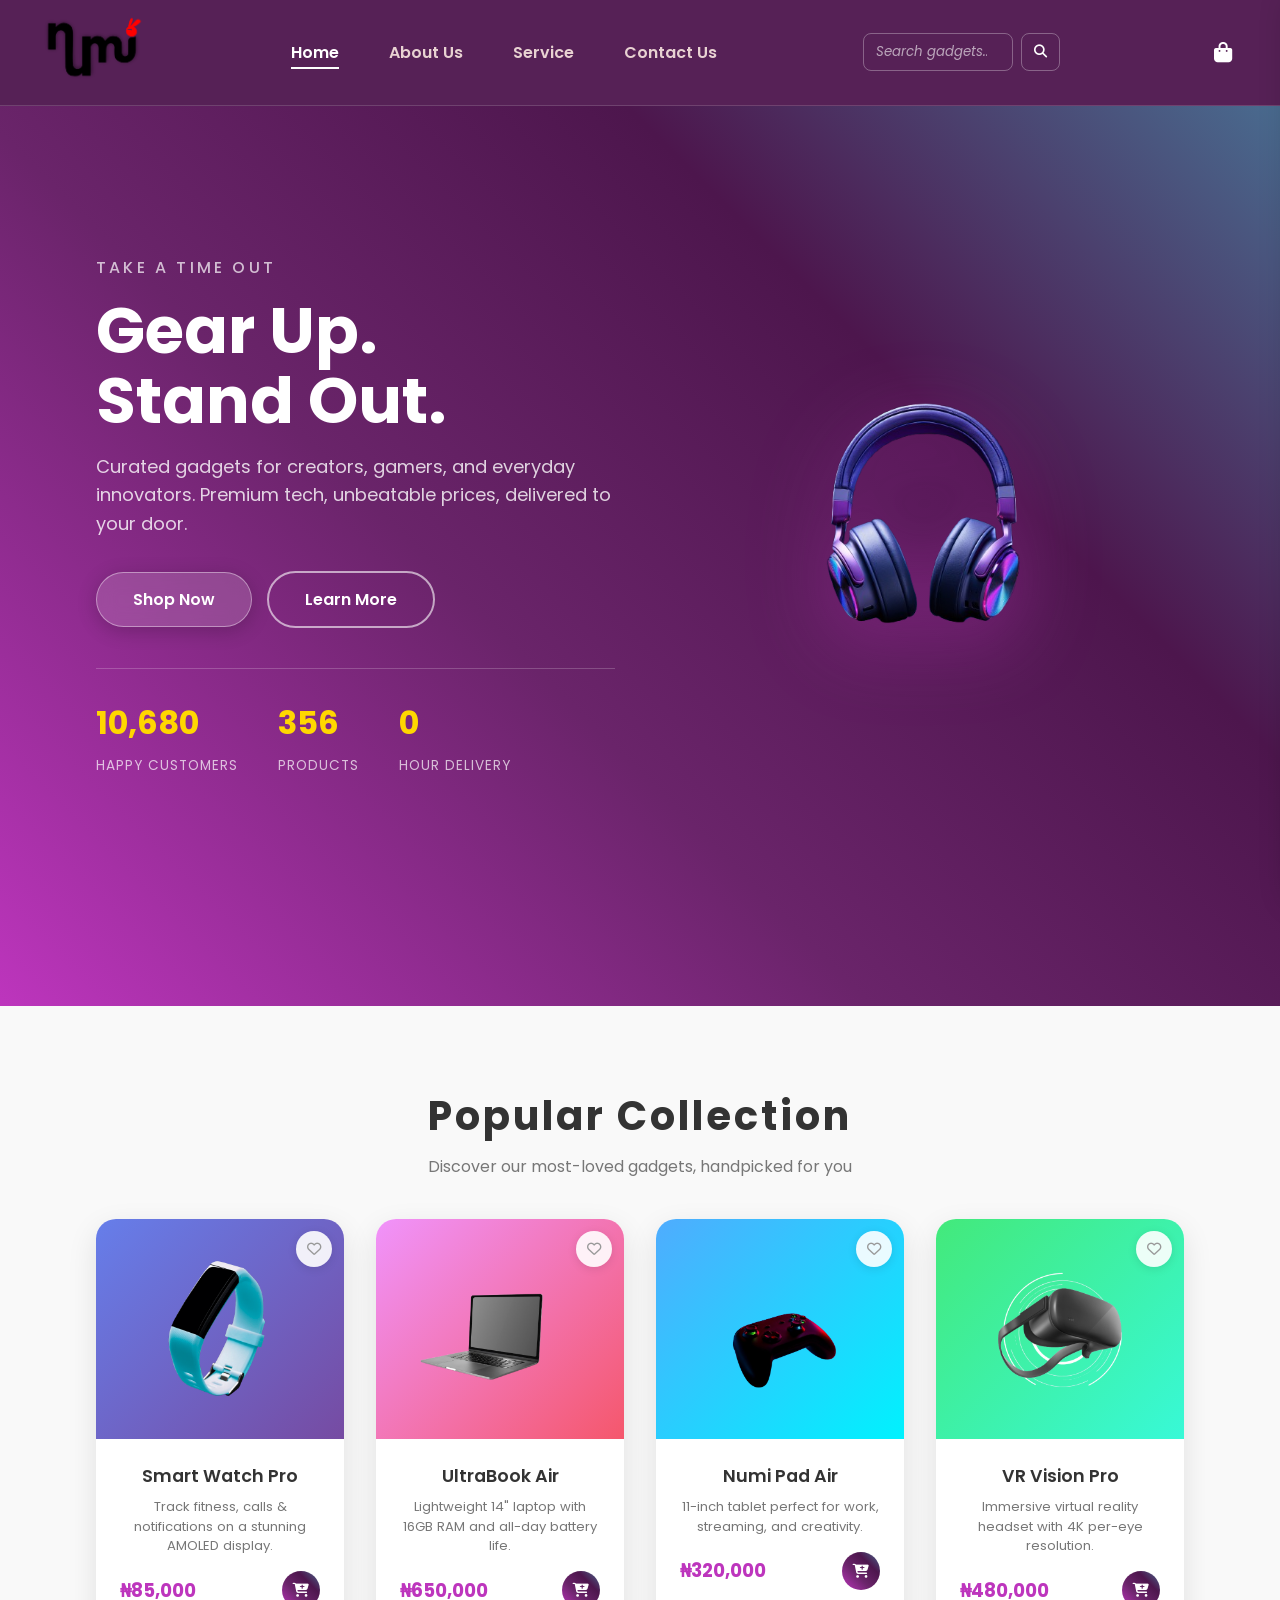
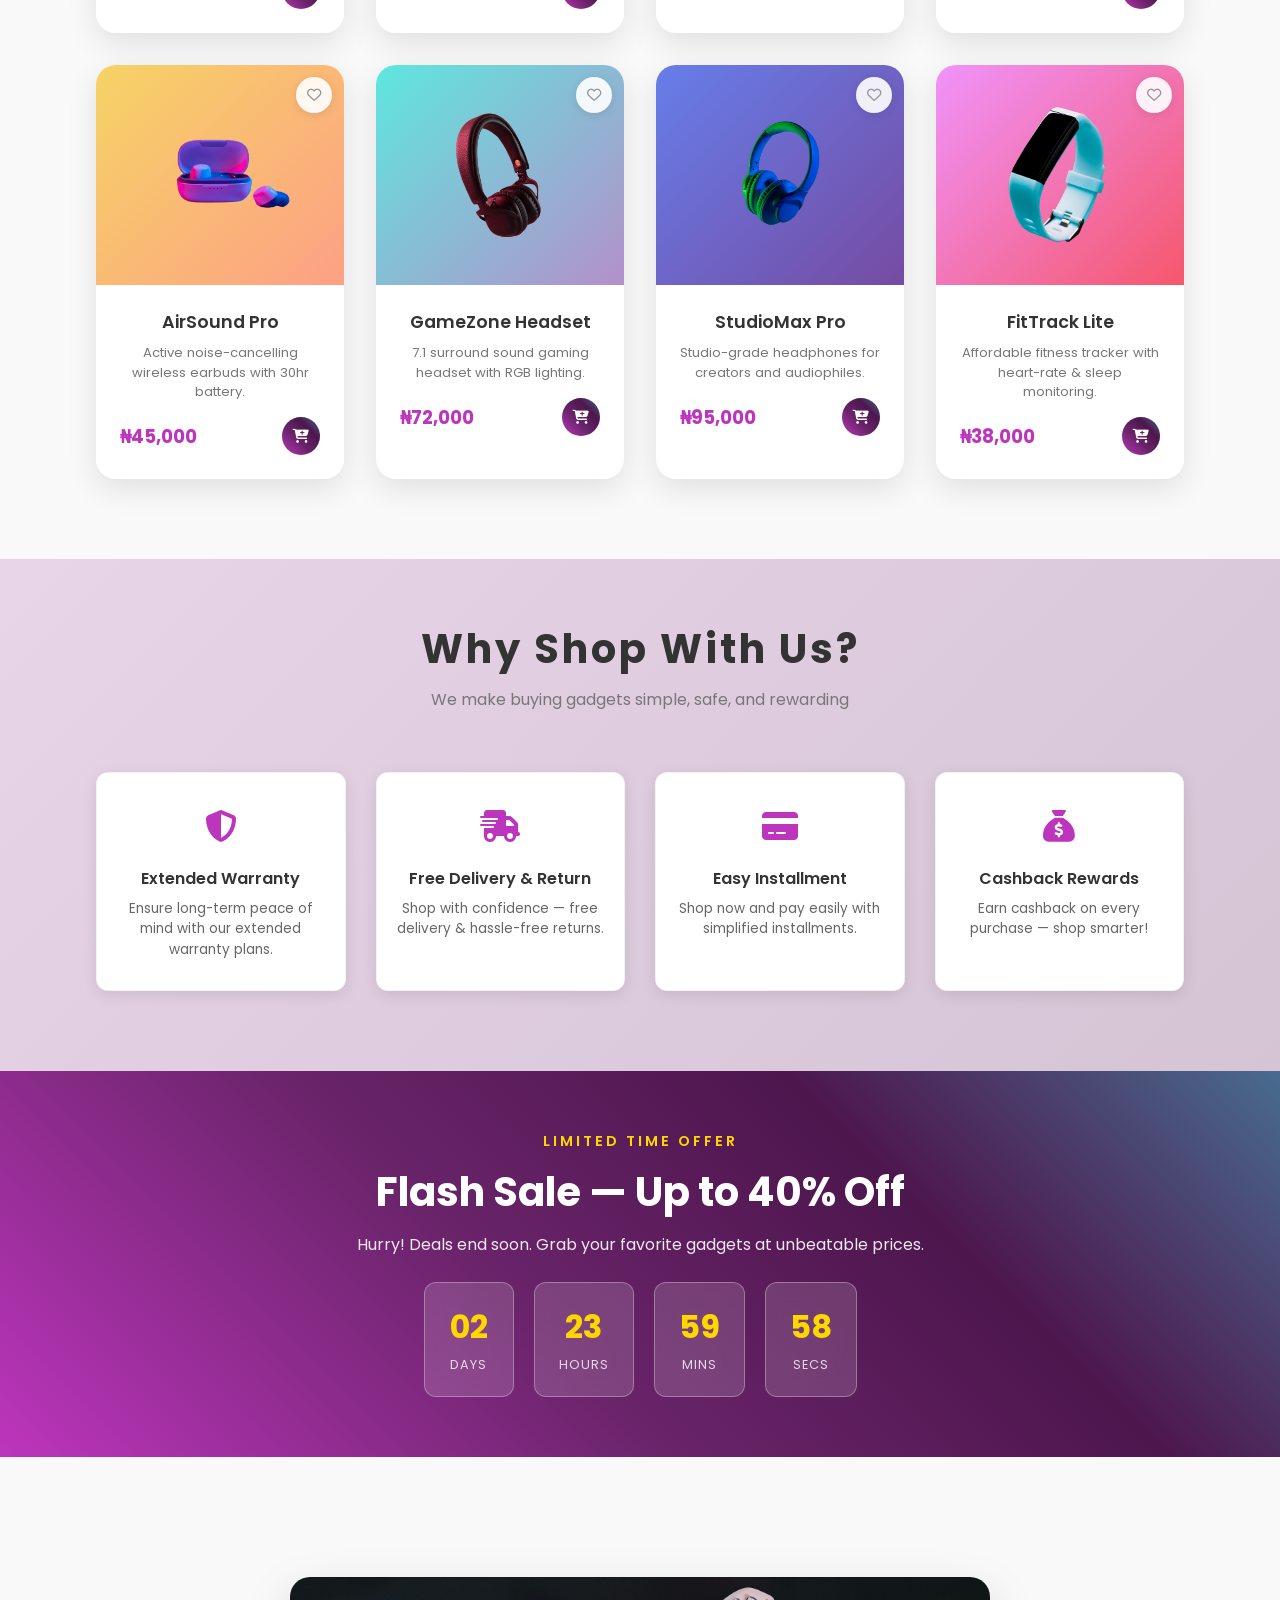
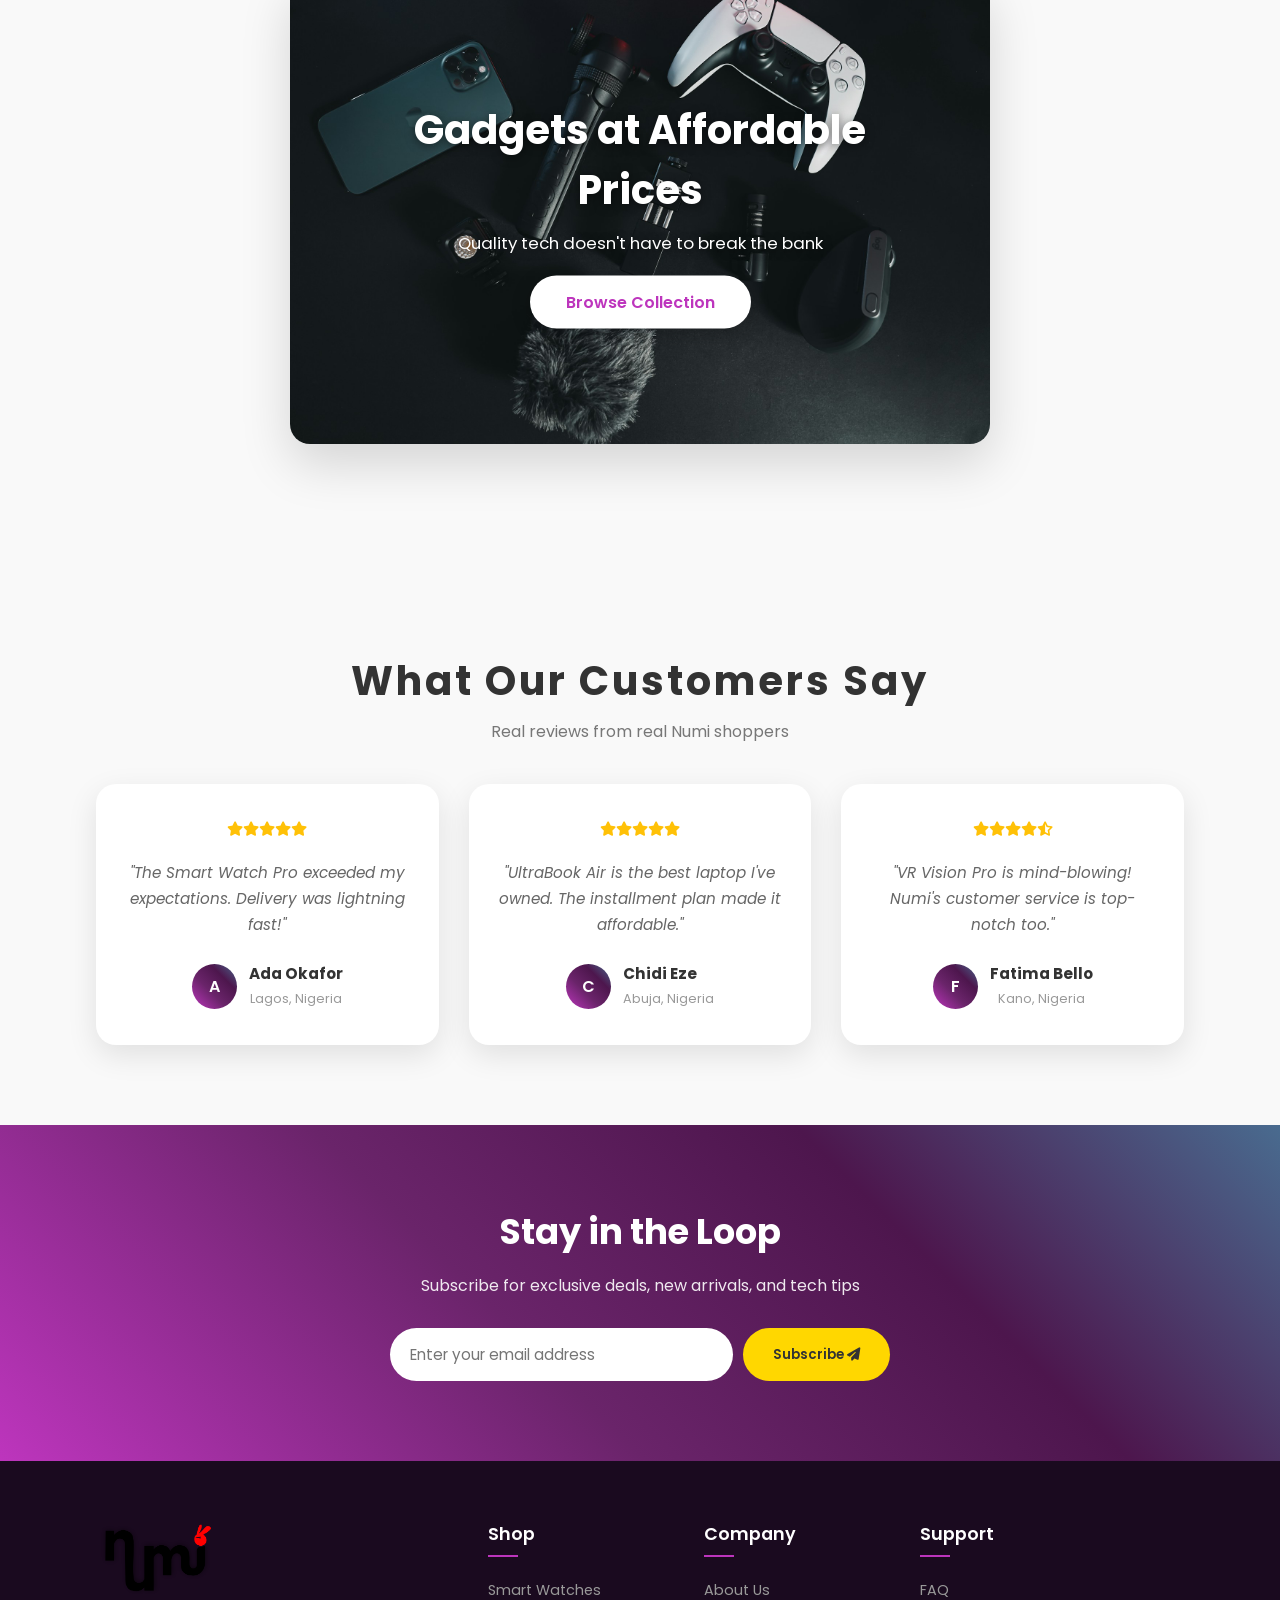
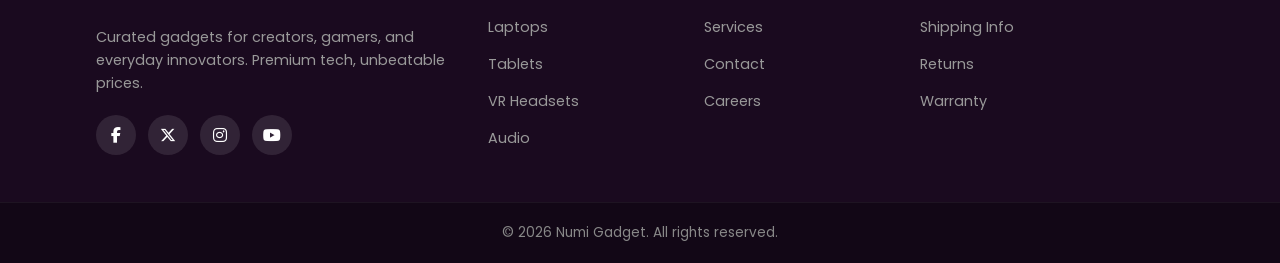
<file: index.html>
<!DOCTYPE html>
<html lang="en">
<head>
    <meta charset="UTF-8">
    <meta name="viewport" content="width=device-width, initial-scale=1.0">
    <meta name="description" content="Numi Gadget - Curated gadgets for creators, gamers, and everyday innovators. Shop smart watches, laptops, pads, VR headsets and more.">
    <title>Numi Gadget | Premium Tech Store</title>
    <link rel="stylesheet" href="style.css">
    <link rel="icon" type="image/png" href="./Asset/Favicon/numi.png">

    <link rel="stylesheet" href="https://cdnjs.cloudflare.com/ajax/libs/font-awesome/6.5.2/css/all.min.css" integrity="sha512-SnH5WK+bZxgPHs44uWIX+LLJAJ9/2PkPKZ5QiAj6Ta86w+fsb2TkcmfRyVX3pBnMFcV7oQPJkl9QevSCWr3W6A==" crossorigin="anonymous" referrerpolicy="no-referrer" />
    <link rel="preconnect" href="https://fonts.googleapis.com">
    <link rel="preconnect" href="https://fonts.gstatic.com" crossorigin>
    <link href="https://fonts.googleapis.com/css2?family=Poppins:wght@300;400;500;600;700;800&display=swap" rel="stylesheet">
</head>
<body>

    <!-- ===================== NAVBAR ===================== -->
    <nav class="navbar">
        <!-- LOGO -->
        <div id="logo">
            <a href="index.html"><img src="./Asset/Images/numi-9.png" alt="Numi Logo" /></a>
        </div>

        <!-- MENU -->
        <div>
            <ul class="nav-menu">
                <li><a href="index.html">Home</a></li>
                <li><a href="About.html">About Us</a></li>
                <li><a href="Service.html">Service</a></li>
                <li><a href="Contact.html">Contact Us</a></li>
            </ul>
        </div>

        <!-- SEARCH -->
        <form class="search-form" role="search" action="" method="get">
            <input type="search" placeholder="Search gadgets..." id="siteSearch" aria-label="Search">
            <button type="submit"><i class="fa-solid fa-magnifying-glass"></i></button>
        </form>

        <!-- CART ICON -->
        <a href="#" class="cart-icon" onclick="toggleCart(event)" aria-label="Open cart">
            <i class="fa-solid fa-bag-shopping"></i>
            <span class="cart-badge" id="cartCount">0</span>
        </a>

        <!-- HAMBURGER -->
        <a href="#none" class="navBtn4" onclick="navClick('.navBtn4')" aria-label="Toggle menu">
            <span class="bar"></span>
            <span class="bar"></span>
            <span class="bar"></span>
            <span class="bar"></span>
        </a>
    </nav>

    <!-- ===================== HERO ===================== -->
    <main>
        <div class="banner">
            <div class="text">
                <span class="eyebrow">Take a TIME Out</span>
                <h1>Gear Up. <br>Stand Out.</h1>
                <p>Curated gadgets for creators, gamers, and everyday innovators. Premium tech, unbeatable prices, delivered to your door.</p>
                <div class="hero-buttons">
                    <button id="btn" onclick="scrollToSection('featured')">Shop Now</button>
                    <button class="btn-outline" onclick="window.location.href='About.html'">Learn More</button>
                </div>

                <!-- Mini stats -->
                <div class="hero-stats">
                    <div class="hero-stat">
                        <span class="stat-num" data-target="15000">0</span>
                        <small>Happy Customers</small>
                    </div>
                    <div class="hero-stat">
                        <span class="stat-num" data-target="500">0</span>
                        <small>Products</small>
                    </div>
                    <div class="hero-stat">
                        <span class="stat-num" data-target="48">0</span>
                        <small>Hour Delivery</small>
                    </div>
                </div>
            </div>

            <div class="hero-image">
                <img src="./Asset/Images/HeadPhone.png" alt="Premium Wireless Headphones" loading="lazy" />
            </div>
        </div>
    </main>

    <!-- ===================== FEATURED PRODUCTS ===================== -->
    <section id="featured">
        <div class="sec2">
            <div class="section-header">
                <h1>Popular Collection</h1>
                <p>Discover our most-loved gadgets, handpicked for you</p>
            </div>

            <div class="card-container">
                <!-- Product 1 -->
                <div class="card product-card reveal">
                    <div class="wishlist-btn" onclick="toggleWishlist(this)" aria-label="Wishlist"><i class="fa-regular fa-heart"></i></div>
                    <div class="card-img bg-purple">
                        <img src="./Asset/Images/SmartWatch.png" alt="Smart Watch">
                    </div>
                    <div class="card-content">
                        <h3>Smart Watch Pro</h3>
                        <p class="product-desc">Track fitness, calls & notifications on a stunning AMOLED display.</p>
                        <div class="product-footer">
                            <span class="price">₦85,000</span>
                            <button class="add-cart-btn" onclick="addToCart('Smart Watch Pro', 85000, 'Wearables')"><i class="fa-solid fa-cart-plus"></i></button>
                        </div>
                    </div>
                </div>

                <!-- Product 2 -->
                <div class="card product-card reveal">
                    <div class="wishlist-btn" onclick="toggleWishlist(this)" aria-label="Wishlist"><i class="fa-regular fa-heart"></i></div>
                    <div class="card-img bg-pink">
                        <img src="./Asset/Images/Laptop.png" alt="Laptop">
                    </div>
                    <div class="card-content">
                        <h3>UltraBook Air</h3>
                        <p class="product-desc">Lightweight 14" laptop with 16GB RAM and all-day battery life.</p>
                        <div class="product-footer">
                            <span class="price">₦650,000</span>
                            <button class="add-cart-btn" onclick="addToCart('UltraBook Air', 650000, 'Laptops')"><i class="fa-solid fa-cart-plus"></i></button>
                        </div>
                    </div>
                </div>

                <!-- Product 3 -->
                <div class="card product-card reveal">
                    <div class="wishlist-btn" onclick="toggleWishlist(this)" aria-label="Wishlist"><i class="fa-regular fa-heart"></i></div>
                    <div class="card-img bg-blue">
                        <img src="./Asset/Images/Pad.png" alt="Tablet">
                    </div>
                    <div class="card-content">
                        <h3>Numi Pad Air</h3>
                        <p class="product-desc">11-inch tablet perfect for work, streaming, and creativity.</p>
                        <div class="product-footer">
                            <span class="price">₦320,000</span>
                            <button class="add-cart-btn" onclick="addToCart('Numi Pad Air', 320000, 'Tablets')"><i class="fa-solid fa-cart-plus"></i></button>
                        </div>
                    </div>
                </div>

                <!-- Product 4 -->
                <div class="card product-card reveal">
                    <div class="wishlist-btn" onclick="toggleWishlist(this)" aria-label="Wishlist"><i class="fa-regular fa-heart"></i></div>
                    <div class="card-img bg-green">
                        <img src="./Asset/Images/VR.png" alt="VR Headset">
                    </div>
                    <div class="card-content">
                        <h3>VR Vision Pro</h3>
                        <p class="product-desc">Immersive virtual reality headset with 4K per-eye resolution.</p>
                        <div class="product-footer">
                            <span class="price">₦480,000</span>
                            <button class="add-cart-btn" onclick="addToCart('VR Vision Pro', 480000, 'VR')"><i class="fa-solid fa-cart-plus"></i></button>
                        </div>
                    </div>
                </div>

                <!-- Product 5 -->
                <div class="card product-card reveal">
                    <div class="wishlist-btn" onclick="toggleWishlist(this)" aria-label="Wishlist"><i class="fa-regular fa-heart"></i></div>
                    <div class="card-img bg-orange">
                        <img src="./Asset/Images/Earbuds.png" alt="Wireless Earbuds">
                    </div>
                    <div class="card-content">
                        <h3>AirSound Pro</h3>
                        <p class="product-desc">Active noise-cancelling wireless earbuds with 30hr battery.</p>
                        <div class="product-footer">
                            <span class="price">₦45,000</span>
                            <button class="add-cart-btn" onclick="addToCart('AirSound Pro', 45000, 'Audio')"><i class="fa-solid fa-cart-plus"></i></button>
                        </div>
                    </div>
                </div>

                <!-- Product 6 -->
                <div class="card product-card reveal">
                    <div class="wishlist-btn" onclick="toggleWishlist(this)" aria-label="Wishlist"><i class="fa-regular fa-heart"></i></div>
                    <div class="card-img bg-teal">
                        <img src="./Asset/Images/Headset.png" alt="Gaming Headset">
                    </div>
                    <div class="card-content">
                        <h3>GameZone Headset</h3>
                        <p class="product-desc">7.1 surround sound gaming headset with RGB lighting.</p>
                        <div class="product-footer">
                            <span class="price">₦72,000</span>
                            <button class="add-cart-btn" onclick="addToCart('GameZone Headset', 72000, 'Audio')"><i class="fa-solid fa-cart-plus"></i></button>
                        </div>
                    </div>
                </div>

                <!-- Product 7 -->
                <div class="card product-card reveal">
                    <div class="wishlist-btn" onclick="toggleWishlist(this)" aria-label="Wishlist"><i class="fa-regular fa-heart"></i></div>
                    <div class="card-img bg-purple">
                        <img src="./Asset/Images/Headset1.png" alt="Studio Headset">
                    </div>
                    <div class="card-content">
                        <h3>StudioMax Pro</h3>
                        <p class="product-desc">Studio-grade headphones for creators and audiophiles.</p>
                        <div class="product-footer">
                            <span class="price">₦95,000</span>
                            <button class="add-cart-btn" onclick="addToCart('StudioMax Pro', 95000, 'Audio')"><i class="fa-solid fa-cart-plus"></i></button>
                        </div>
                    </div>
                </div>

                <!-- Product 8 -->
                <div class="card product-card reveal">
                    <div class="wishlist-btn" onclick="toggleWishlist(this)" aria-label="Wishlist"><i class="fa-regular fa-heart"></i></div>
                    <div class="card-img bg-pink">
                        <img src="./Asset/Images/SmartWatch.png" alt="Fitness Watch">
                    </div>
                    <div class="card-content">
                        <h3>FitTrack Lite</h3>
                        <p class="product-desc">Affordable fitness tracker with heart-rate & sleep monitoring.</p>
                        <div class="product-footer">
                            <span class="price">₦38,000</span>
                            <button class="add-cart-btn" onclick="addToCart('FitTrack Lite', 38000, 'Wearables')"><i class="fa-solid fa-cart-plus"></i></button>
                        </div>
                    </div>
                </div>
            </div>
        </div>
    </section>

    <!-- ===================== ASSURANCE / FEATURES ===================== -->
    <section id="sec3">
        <div class="assurance-body">
            <div class="section-header">
                <h1>Why Shop With Us?</h1>
                <p>We make buying gadgets simple, safe, and rewarding</p>
            </div>
            <div class="assurance">
                <div class="assure-content reveal">
                    <div class="assure-svg"><i class="fa-solid fa-shield-halved"></i></div>
                    <div class="assure-text">
                        <h4>Extended Warranty</h4>
                        <p>Ensure long-term peace of mind with our extended warranty plans.</p>
                    </div>
                </div>

                <div class="assure-content reveal">
                    <div class="assure-svg"><i class="fa-solid fa-truck-fast"></i></div>
                    <div class="assure-text">
                        <h4>Free Delivery & Return</h4>
                        <p>Shop with confidence — free delivery & hassle-free returns.</p>
                    </div>
                </div>

                <div class="assure-content reveal">
                    <div class="assure-svg"><i class="fa-solid fa-credit-card"></i></div>
                    <div class="assure-text">
                        <h4>Easy Installment</h4>
                        <p>Shop now and pay easily with simplified installments.</p>
                    </div>
                </div>

                <div class="assure-content reveal">
                    <div class="assure-svg"><i class="fa-solid fa-sack-dollar"></i></div>
                    <div class="assure-text">
                        <h4>Cashback Rewards</h4>
                        <p>Earn cashback on every purchase — shop smarter!</p>
                    </div>
                </div>
            </div>
        </div>
    </section>

    <!-- ===================== FLASH SALE / COUNTDOWN ===================== -->
    <section class="flash-sale">
        <div class="flash-sale-body">
            <div class="flash-text">
                <span class="eyebrow">Limited Time Offer</span>
                <h2>Flash Sale — Up to 40% Off</h2>
                <p>Hurry! Deals end soon. Grab your favorite gadgets at unbeatable prices.</p>
            </div>
            <div class="countdown">
                <div class="countdown-box"><span id="cdDays">00</span><small>Days</small></div>
                <div class="countdown-box"><span id="cdHours">00</span><small>Hours</small></div>
                <div class="countdown-box"><span id="cdMins">00</span><small>Mins</small></div>
                <div class="countdown-box"><span id="cdSecs">00</span><small>Secs</small></div>
            </div>
        </div>
    </section>

    <!-- ===================== PROMO BANNER ===================== -->
    <section class="promo-section">
        <div class="sec4">
            <div class="banner4">
                <img src="./Asset/Images/gadget-bg.jpg" alt="Gadgets at affordable prices"/>
                <div class="banner4-overlay">
                    <h1>Gadgets at Affordable Prices</h1>
                    <p>Quality tech doesn't have to break the bank</p>
                    <button class="btn-light" onclick="scrollToSection('featured')">Browse Collection</button>
                </div>
            </div>
        </div>
    </section>

    <!-- ===================== TESTIMONIALS ===================== -->
    <section class="testimonials">
        <div class="testimonials-body">
            <div class="section-header">
                <h1>What Our Customers Say</h1>
                <p>Real reviews from real Numi shoppers</p>
            </div>
            <div class="testimonial-grid">
                <div class="testimonial-card reveal">
                    <div class="stars"><i class="fa-solid fa-star"></i><i class="fa-solid fa-star"></i><i class="fa-solid fa-star"></i><i class="fa-solid fa-star"></i><i class="fa-solid fa-star"></i></div>
                    <p>"The Smart Watch Pro exceeded my expectations. Delivery was lightning fast!"</p>
                    <div class="testimonial-author">
                        <div class="avatar">A</div>
                        <div><strong>Ada Okafor</strong><small>Lagos, Nigeria</small></div>
                    </div>
                </div>
                <div class="testimonial-card reveal">
                    <div class="stars"><i class="fa-solid fa-star"></i><i class="fa-solid fa-star"></i><i class="fa-solid fa-star"></i><i class="fa-solid fa-star"></i><i class="fa-solid fa-star"></i></div>
                    <p>"UltraBook Air is the best laptop I've owned. The installment plan made it affordable."</p>
                    <div class="testimonial-author">
                        <div class="avatar">C</div>
                        <div><strong>Chidi Eze</strong><small>Abuja, Nigeria</small></div>
                    </div>
                </div>
                <div class="testimonial-card reveal">
                    <div class="stars"><i class="fa-solid fa-star"></i><i class="fa-solid fa-star"></i><i class="fa-solid fa-star"></i><i class="fa-solid fa-star"></i><i class="fa-solid fa-star-half-stroke"></i></div>
                    <p>"VR Vision Pro is mind-blowing! Numi's customer service is top-notch too."</p>
                    <div class="testimonial-author">
                        <div class="avatar">F</div>
                        <div><strong>Fatima Bello</strong><small>Kano, Nigeria</small></div>
                    </div>
                </div>
            </div>
        </div>
    </section>

    <!-- ===================== NEWSLETTER ===================== -->
    <section class="newsletter">
        <div class="newsletter-body">
            <h2>Stay in the Loop</h2>
            <p>Subscribe for exclusive deals, new arrivals, and tech tips</p>
            <form class="newsletter-form" onsubmit="subscribeNewsletter(event)">
                <input type="email" placeholder="Enter your email address" required>
                <button type="submit">Subscribe <i class="fa-solid fa-paper-plane"></i></button>
            </form>
        </div>
    </section>

    <!-- ===================== FOOTER ===================== -->
    <footer class="footer">
        <div class="footer-grid">
            <div class="footer-col">
                <img src="./Asset/Images/numi-9.png" alt="Numi Logo" class="footer-logo" />
                <p>Curated gadgets for creators, gamers, and everyday innovators. Premium tech, unbeatable prices.</p>
                <div class="social-links">
                    <a href="#" aria-label="Facebook"><i class="fa-brands fa-facebook-f"></i></a>
                    <a href="#" aria-label="Twitter"><i class="fa-brands fa-x-twitter"></i></a>
                    <a href="#" aria-label="Instagram"><i class="fa-brands fa-instagram"></i></a>
                    <a href="#" aria-label="YouTube"><i class="fa-brands fa-youtube"></i></a>
                </div>
            </div>
            <div class="footer-col">
                <h4>Shop</h4>
                <ul>
                    <li><a href="index.html#featured">Smart Watches</a></li>
                    <li><a href="index.html#featured">Laptops</a></li>
                    <li><a href="index.html#featured">Tablets</a></li>
                    <li><a href="index.html#featured">VR Headsets</a></li>
                    <li><a href="index.html#featured">Audio</a></li>
                </ul>
            </div>
            <div class="footer-col">
                <h4>Company</h4>
                <ul>
                    <li><a href="About.html">About Us</a></li>
                    <li><a href="Service.html">Services</a></li>
                    <li><a href="Contact.html">Contact</a></li>
                    <li><a href="#">Careers</a></li>
                </ul>
            </div>
            <div class="footer-col">
                <h4>Support</h4>
                <ul>
                    <li><a href="#">FAQ</a></li>
                    <li><a href="#">Shipping Info</a></li>
                    <li><a href="#">Returns</a></li>
                    <li><a href="#">Warranty</a></li>
                </ul>
            </div>
        </div>
        <div class="footer-bottom">
            <p>&copy; <span id="year">2025</span> Numi Gadget. All rights reserved.</p>
        </div>
    </footer>

    <!-- ===================== CART DRAWER ===================== -->
    <div class="cart-overlay" onclick="toggleCart(event)"></div>
    <aside class="cart-drawer" id="cartDrawer" aria-label="Shopping cart">
        <div class="cart-header">
            <h3><i class="fa-solid fa-bag-shopping"></i> Your Cart (<span id="cartTotalItems">0</span>)</h3>
            <button class="cart-close" onclick="toggleCart(event)" aria-label="Close cart"><i class="fa-solid fa-xmark"></i></button>
        </div>
        <div class="cart-items" id="cartItems"></div>
        <div class="cart-footer">
            <div class="cart-total">
                <span>Total:</span>
                <strong id="cartTotalPrice">₦0</strong>
            </div>
            <button class="checkout-btn" onclick="checkout()">Checkout <i class="fa-solid fa-arrow-right"></i></button>
        </div>
    </aside>

    <!-- ===================== TOAST ===================== -->
    <div class="toast" id="toast">
        <i class="fa-solid fa-circle-check"></i>
        <span id="toastMsg">Item added!</span>
    </div>

    <!-- ===================== BACK TO TOP ===================== -->
    <button id="backToTop" aria-label="Back to top"><i class="fa-solid fa-arrow-up"></i></button>

    <script src="script.js"></script>
</body>
</html>
</file>
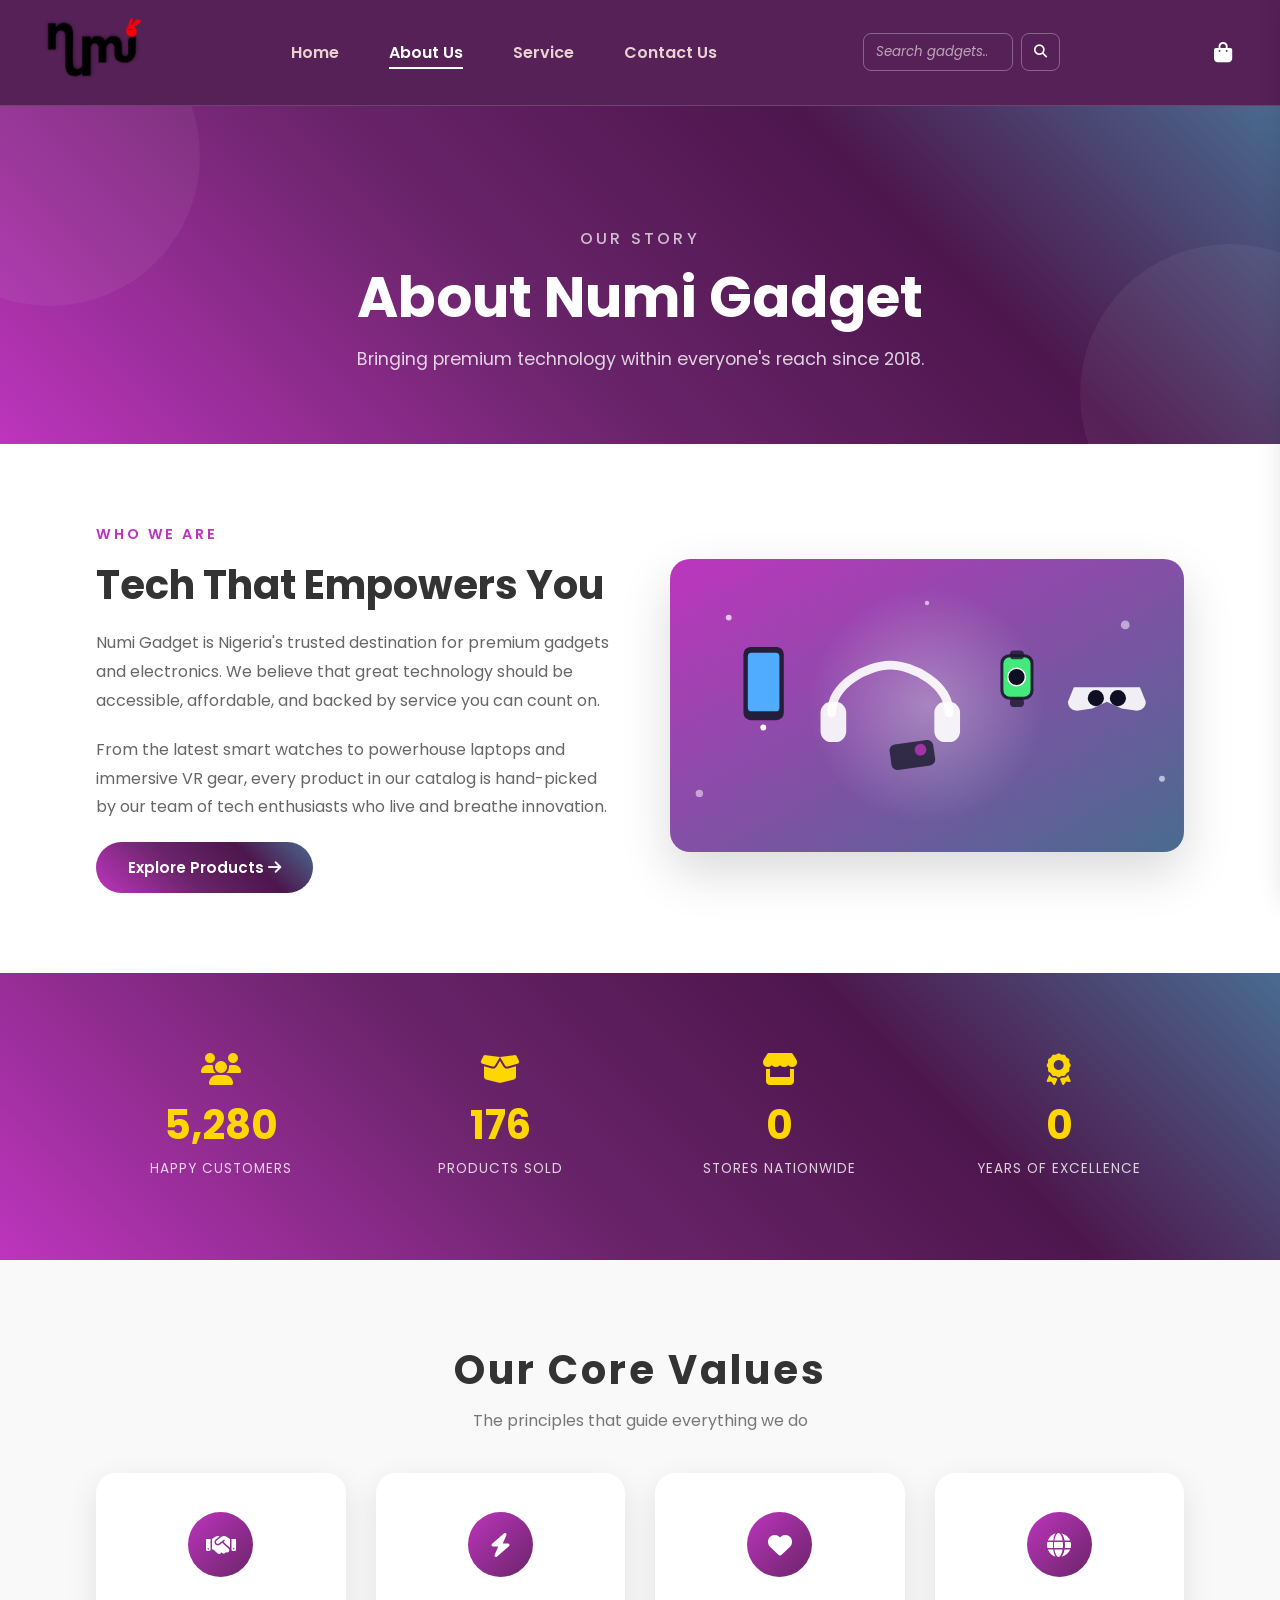
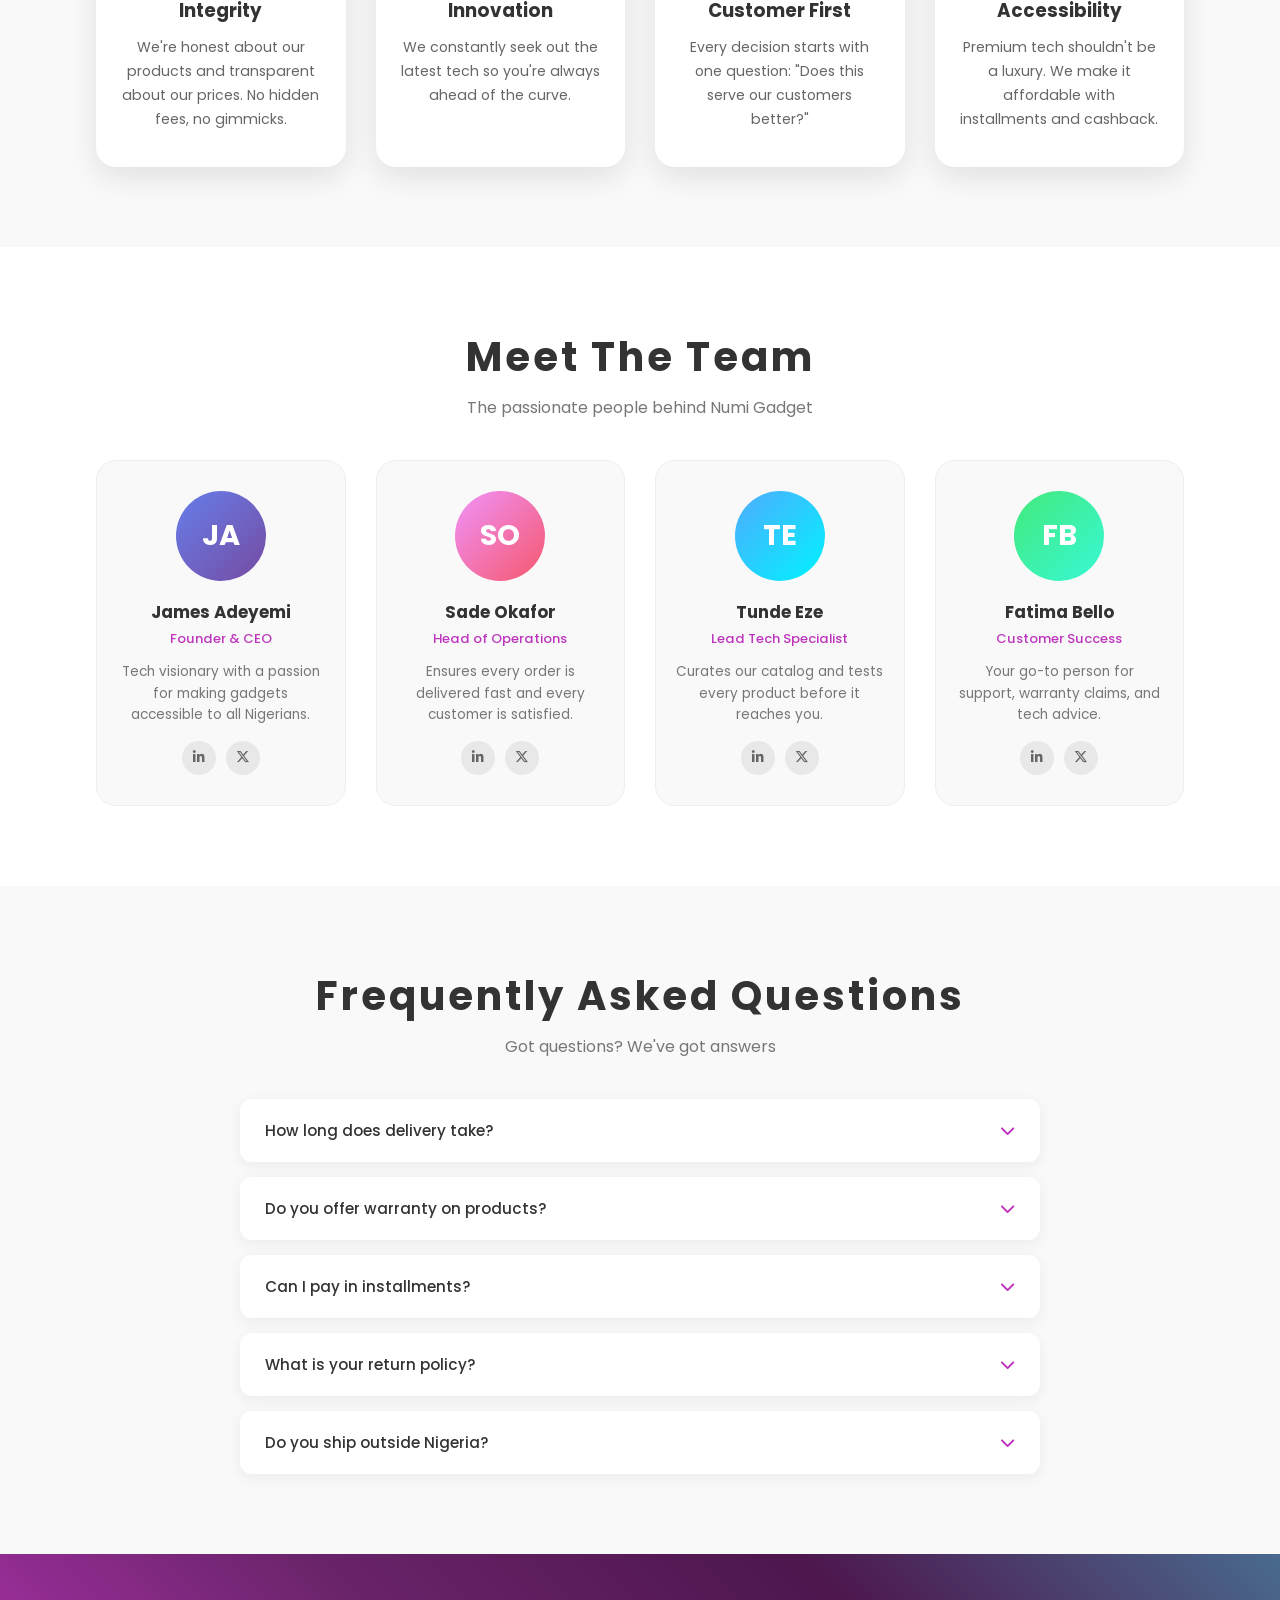
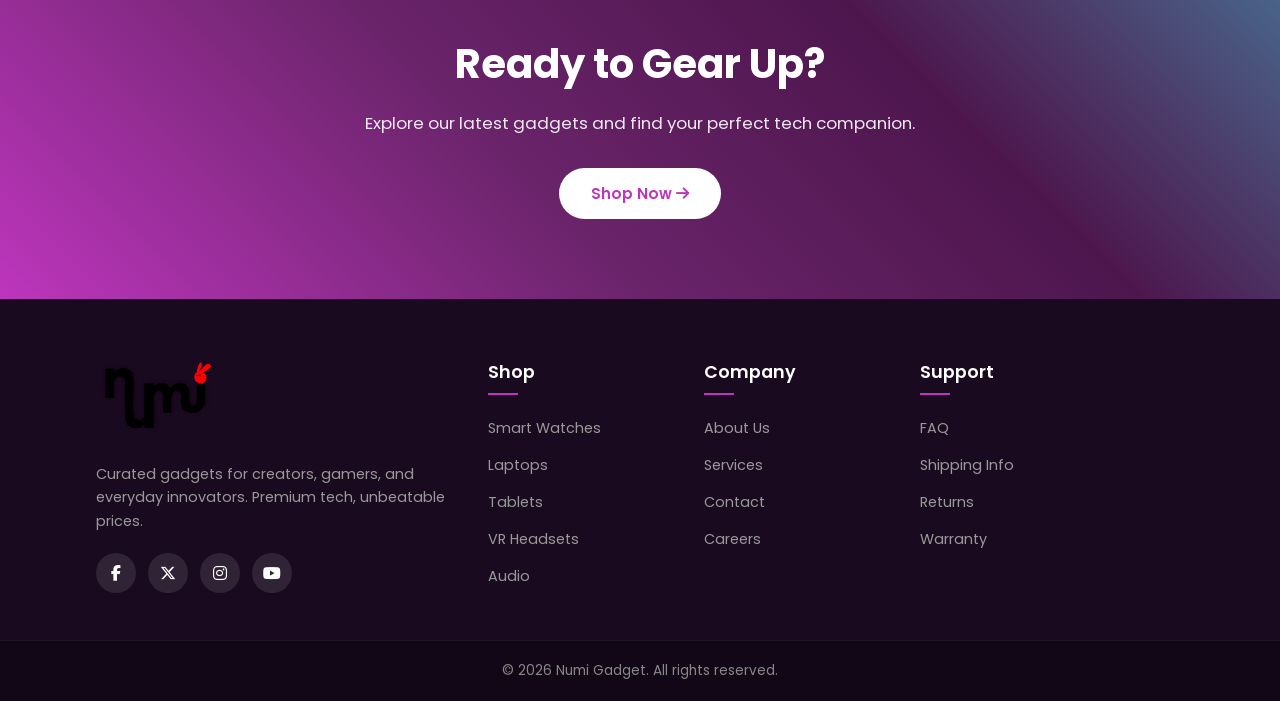
<file: About.html>
<!DOCTYPE html>
<html lang="en">
<head>
    <meta charset="UTF-8">
    <meta name="viewport" content="width=device-width, initial-scale=1.0">
    <meta name="description" content="Learn about Numi Gadget - our mission, values, team, and journey to becoming Nigeria's trusted premium tech retailer.">
    <title>About Us | Numi Gadget</title>
    <link rel="stylesheet" href="style.css">
    <link rel="icon" type="image/png" href="./Asset/Favicon/numi.png">

    <link rel="stylesheet" href="https://cdnjs.cloudflare.com/ajax/libs/font-awesome/6.5.2/css/all.min.css" integrity="sha512-SnH5WK+bZxgPHs44uWIX+LLJAJ9/2PkPKZ5QiAj6Ta86w+fsb2TkcmfRyVX3pBnMFcV7oQPJkl9QevSCWr3W6A==" crossorigin="anonymous" referrerpolicy="no-referrer" />
    <link rel="preconnect" href="https://fonts.googleapis.com">
    <link rel="preconnect" href="https://fonts.gstatic.com" crossorigin>
    <link href="https://fonts.googleapis.com/css2?family=Poppins:wght@300;400;500;600;700;800&display=swap" rel="stylesheet">
</head>
<body>

    <!-- ===================== NAVBAR ===================== -->
    <nav class="navbar">
        <div id="logo">
            <a href="index.html"><img src="./Asset/Images/numi-9.png" alt="Numi Logo" /></a>
        </div>
        <div>
            <ul class="nav-menu">
                <li><a href="index.html">Home</a></li>
                <li><a href="About.html">About Us</a></li>
                <li><a href="Service.html">Service</a></li>
                <li><a href="Contact.html">Contact Us</a></li>
            </ul>
        </div>
        <form class="search-form" role="search" action="" method="get">
            <input type="search" placeholder="Search gadgets..." id="siteSearch" aria-label="Search">
            <button type="submit"><i class="fa-solid fa-magnifying-glass"></i></button>
        </form>
        <a href="#" class="cart-icon" onclick="toggleCart(event)" aria-label="Open cart">
            <i class="fa-solid fa-bag-shopping"></i>
            <span class="cart-badge" id="cartCount">0</span>
        </a>
        <a href="#none" class="navBtn4" onclick="navClick('.navBtn4')" aria-label="Toggle menu">
            <span class="bar"></span>
            <span class="bar"></span>
            <span class="bar"></span>
            <span class="bar"></span>
        </a>
    </nav>

    <!-- ===================== PAGE HERO ===================== -->
    <header class="page-hero">
        <div class="page-hero-content">
            <span class="eyebrow">Our Story</span>
            <h1>About Numi Gadget</h1>
            <p>Bringing premium technology within everyone's reach since 2018.</p>
        </div>
    </header>

    <!-- ===================== MISSION / INTRO ===================== -->
    <section class="about-intro">
        <div class="about-intro-body">
            <div class="about-intro-text reveal">
                <span class="eyebrow">Who We Are</span>
                <h2>Tech That Empowers You</h2>
                <p>Numi Gadget is Nigeria's trusted destination for premium gadgets and electronics. We believe that great technology should be accessible, affordable, and backed by service you can count on.</p>
                <p>From the latest smart watches to powerhouse laptops and immersive VR gear, every product in our catalog is hand-picked by our team of tech enthusiasts who live and breathe innovation.</p>
                <button class="btn-primary" onclick="window.location.href='index.html'">Explore Products <i class="fa-solid fa-arrow-right"></i></button>
            </div>
            <div class="about-intro-image reveal">
                <img src="./Asset/Images/gadget-bg.svg" alt="Numi Gadget showroom" loading="lazy" />
            </div>
        </div>
    </section>

    <!-- ===================== STATS ===================== -->
    <section class="stats-section">
        <div class="stats-body">
            <div class="stat-card reveal">
                <i class="fa-solid fa-users"></i>
                <span class="stat-num" data-target="15000">0</span>
                <small>Happy Customers</small>
            </div>
            <div class="stat-card reveal">
                <i class="fa-solid fa-box-open"></i>
                <span class="stat-num" data-target="500">0</span>
                <small>Products Sold</small>
            </div>
            <div class="stat-card reveal">
                <i class="fa-solid fa-store"></i>
                <span class="stat-num" data-target="12">0</span>
                <small>Stores Nationwide</small>
            </div>
            <div class="stat-card reveal">
                <i class="fa-solid fa-award"></i>
                <span class="stat-num" data-target="7">0</span>
                <small>Years of Excellence</small>
            </div>
        </div>
    </section>

    <!-- ===================== VALUES ===================== -->
    <section class="values-section">
        <div class="values-body">
            <div class="section-header">
                <h1>Our Core Values</h1>
                <p>The principles that guide everything we do</p>
            </div>
            <div class="values-grid">
                <div class="value-card reveal">
                    <div class="value-icon"><i class="fa-solid fa-handshake"></i></div>
                    <h3>Integrity</h3>
                    <p>We're honest about our products and transparent about our prices. No hidden fees, no gimmicks.</p>
                </div>
                <div class="value-card reveal">
                    <div class="value-icon"><i class="fa-solid fa-bolt"></i></div>
                    <h3>Innovation</h3>
                    <p>We constantly seek out the latest tech so you're always ahead of the curve.</p>
                </div>
                <div class="value-card reveal">
                    <div class="value-icon"><i class="fa-solid fa-heart"></i></div>
                    <h3>Customer First</h3>
                    <p>Every decision starts with one question: "Does this serve our customers better?"</p>
                </div>
                <div class="value-card reveal">
                    <div class="value-icon"><i class="fa-solid fa-globe"></i></div>
                    <h3>Accessibility</h3>
                    <p>Premium tech shouldn't be a luxury. We make it affordable with installments and cashback.</p>
                </div>
            </div>
        </div>
    </section>

    <!-- ===================== TEAM ===================== -->
    <section class="team-section">
        <div class="team-body">
            <div class="section-header">
                <h1>Meet The Team</h1>
                <p>The passionate people behind Numi Gadget</p>
            </div>
            <div class="team-grid">
                <div class="team-card reveal">
                    <div class="team-avatar" style="background: linear-gradient(135deg, #667eea, #764ba2);">JA</div>
                    <h3>James Adeyemi</h3>
                    <span>Founder & CEO</span>
                    <p>Tech visionary with a passion for making gadgets accessible to all Nigerians.</p>
                    <div class="team-social">
                        <a href="#" aria-label="LinkedIn"><i class="fa-brands fa-linkedin-in"></i></a>
                        <a href="#" aria-label="X"><i class="fa-brands fa-x-twitter"></i></a>
                    </div>
                </div>
                <div class="team-card reveal">
                    <div class="team-avatar" style="background: linear-gradient(135deg, #f093fb, #f5576c);">SO</div>
                    <h3>Sade Okafor</h3>
                    <span>Head of Operations</span>
                    <p>Ensures every order is delivered fast and every customer is satisfied.</p>
                    <div class="team-social">
                        <a href="#" aria-label="LinkedIn"><i class="fa-brands fa-linkedin-in"></i></a>
                        <a href="#" aria-label="X"><i class="fa-brands fa-x-twitter"></i></a>
                    </div>
                </div>
                <div class="team-card reveal">
                    <div class="team-avatar" style="background: linear-gradient(135deg, #4facfe, #00f2fe);">TE</div>
                    <h3>Tunde Eze</h3>
                    <span>Lead Tech Specialist</span>
                    <p>Curates our catalog and tests every product before it reaches you.</p>
                    <div class="team-social">
                        <a href="#" aria-label="LinkedIn"><i class="fa-brands fa-linkedin-in"></i></a>
                        <a href="#" aria-label="X"><i class="fa-brands fa-x-twitter"></i></a>
                    </div>
                </div>
                <div class="team-card reveal">
                    <div class="team-avatar" style="background: linear-gradient(135deg, #43e97b, #38f9d7);">FB</div>
                    <h3>Fatima Bello</h3>
                    <span>Customer Success</span>
                    <p>Your go-to person for support, warranty claims, and tech advice.</p>
                    <div class="team-social">
                        <a href="#" aria-label="LinkedIn"><i class="fa-brands fa-linkedin-in"></i></a>
                        <a href="#" aria-label="X"><i class="fa-brands fa-x-twitter"></i></a>
                    </div>
                </div>
            </div>
        </div>
    </section>

    <!-- ===================== FAQ ===================== -->
    <section class="faq-section">
        <div class="faq-body">
            <div class="section-header">
                <h1>Frequently Asked Questions</h1>
                <p>Got questions? We've got answers</p>
            </div>
            <div class="faq-list">
                <div class="faq-item">
                    <div class="faq-question"><span>How long does delivery take?</span><i class="fa-solid fa-chevron-down"></i></div>
                    <div class="faq-answer"><p>Within Lagos, delivery takes 24–48 hours. Nationwide delivery takes 2–5 business days depending on your location.</p></div>
                </div>
                <div class="faq-item">
                    <div class="faq-question"><span>Do you offer warranty on products?</span><i class="fa-solid fa-chevron-down"></i></div>
                    <div class="faq-answer"><p>Yes! All products come with a minimum 6-month manufacturer warranty. We also offer extended warranty plans for added peace of mind.</p></div>
                </div>
                <div class="faq-item">
                    <div class="faq-question"><span>Can I pay in installments?</span><i class="fa-solid fa-chevron-down"></i></div>
                    <div class="faq-answer"><p>Absolutely. We offer flexible installment plans on most products. Add an item to your cart and select "Pay in Installments" at checkout.</p></div>
                </div>
                <div class="faq-item">
                    <div class="faq-question"><span>What is your return policy?</span><i class="fa-solid fa-chevron-down"></i></div>
                    <div class="faq-answer"><p>We offer a 7-day return policy on all products. Items must be in original condition with all accessories included.</p></div>
                </div>
                <div class="faq-item">
                    <div class="faq-question"><span>Do you ship outside Nigeria?</span><i class="fa-solid fa-chevron-down"></i></div>
                    <div class="faq-answer"><p>Currently, we ship nationwide within Nigeria. International shipping is coming soon — subscribe to our newsletter for updates!</p></div>
                </div>
            </div>
        </div>
    </section>

    <!-- ===================== CTA ===================== -->
    <section class="cta-section">
        <div class="cta-body">
            <h2>Ready to Gear Up?</h2>
            <p>Explore our latest gadgets and find your perfect tech companion.</p>
            <button class="btn-primary" onclick="window.location.href='index.html'">Shop Now <i class="fa-solid fa-arrow-right"></i></button>
        </div>
    </section>

    <!-- ===================== FOOTER ===================== -->
    <footer class="footer">
        <div class="footer-grid">
            <div class="footer-col">
                <img src="./Asset/Images/numi-9.png" alt="Numi Logo" class="footer-logo" />
                <p>Curated gadgets for creators, gamers, and everyday innovators. Premium tech, unbeatable prices.</p>
                <div class="social-links">
                    <a href="#" aria-label="Facebook"><i class="fa-brands fa-facebook-f"></i></a>
                    <a href="#" aria-label="Twitter"><i class="fa-brands fa-x-twitter"></i></a>
                    <a href="#" aria-label="Instagram"><i class="fa-brands fa-instagram"></i></a>
                    <a href="#" aria-label="YouTube"><i class="fa-brands fa-youtube"></i></a>
                </div>
            </div>
            <div class="footer-col">
                <h4>Shop</h4>
                <ul>
                    <li><a href="index.html#featured">Smart Watches</a></li>
                    <li><a href="index.html#featured">Laptops</a></li>
                    <li><a href="index.html#featured">Tablets</a></li>
                    <li><a href="index.html#featured">VR Headsets</a></li>
                    <li><a href="index.html#featured">Audio</a></li>
                </ul>
            </div>
            <div class="footer-col">
                <h4>Company</h4>
                <ul>
                    <li><a href="About.html">About Us</a></li>
                    <li><a href="Service.html">Services</a></li>
                    <li><a href="Contact.html">Contact</a></li>
                    <li><a href="#">Careers</a></li>
                </ul>
            </div>
            <div class="footer-col">
                <h4>Support</h4>
                <ul>
                    <li><a href="#">FAQ</a></li>
                    <li><a href="#">Shipping Info</a></li>
                    <li><a href="#">Returns</a></li>
                    <li><a href="#">Warranty</a></li>
                </ul>
            </div>
        </div>
        <div class="footer-bottom">
            <p>&copy; <span id="year">2025</span> Numi Gadget. All rights reserved.</p>
        </div>
    </footer>

    <!-- ===================== CART DRAWER ===================== -->
    <div class="cart-overlay" onclick="toggleCart(event)"></div>
    <aside class="cart-drawer" id="cartDrawer" aria-label="Shopping cart">
        <div class="cart-header">
            <h3><i class="fa-solid fa-bag-shopping"></i> Your Cart (<span id="cartTotalItems">0</span>)</h3>
            <button class="cart-close" onclick="toggleCart(event)" aria-label="Close cart"><i class="fa-solid fa-xmark"></i></button>
        </div>
        <div class="cart-items" id="cartItems"></div>
        <div class="cart-footer">
            <div class="cart-total">
                <span>Total:</span>
                <strong id="cartTotalPrice">₦0</strong>
            </div>
            <button class="checkout-btn" onclick="checkout()">Checkout <i class="fa-solid fa-arrow-right"></i></button>
        </div>
    </aside>

    <!-- ===================== TOAST ===================== -->
    <div class="toast" id="toast">
        <i class="fa-solid fa-circle-check"></i>
        <span id="toastMsg">Item added!</span>
    </div>

    <!-- ===================== BACK TO TOP ===================== -->
    <button id="backToTop" aria-label="Back to top"><i class="fa-solid fa-arrow-up"></i></button>

    <script src="script.js"></script>
</body>
</html>
</file>
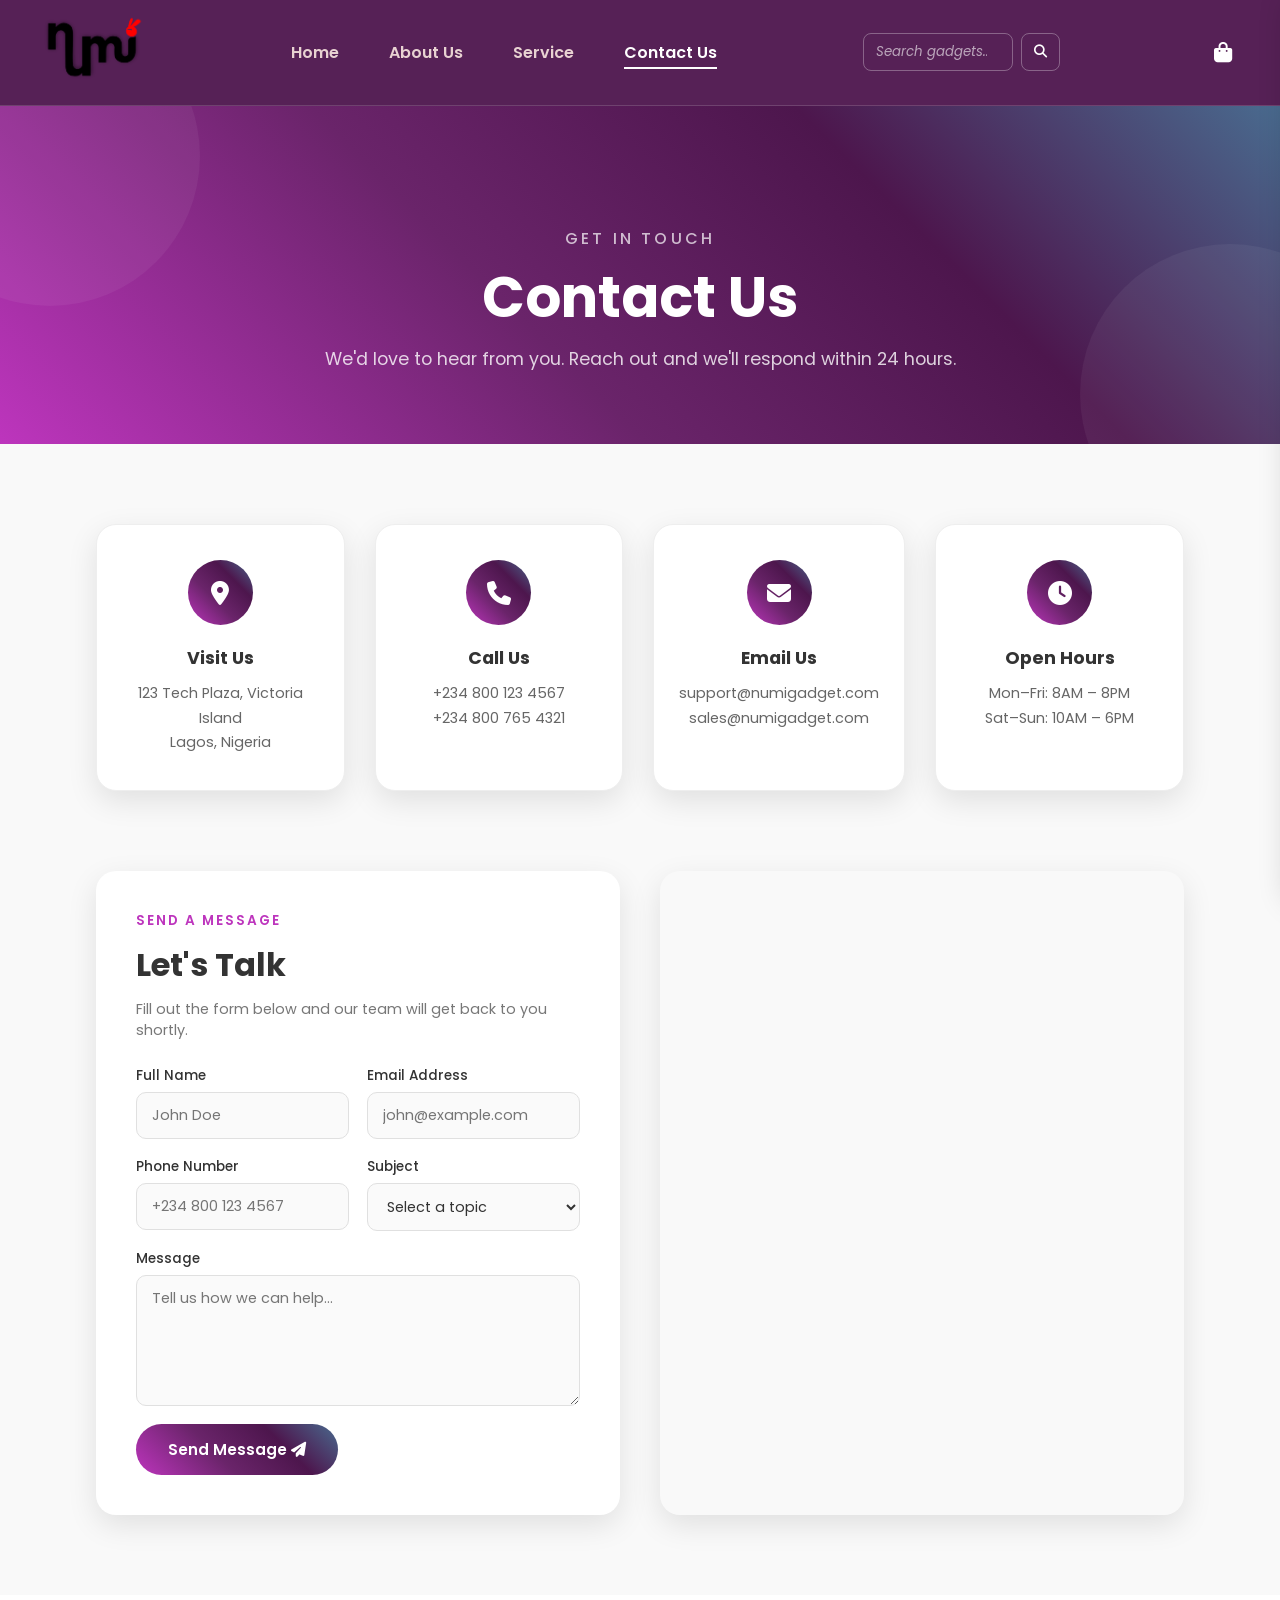
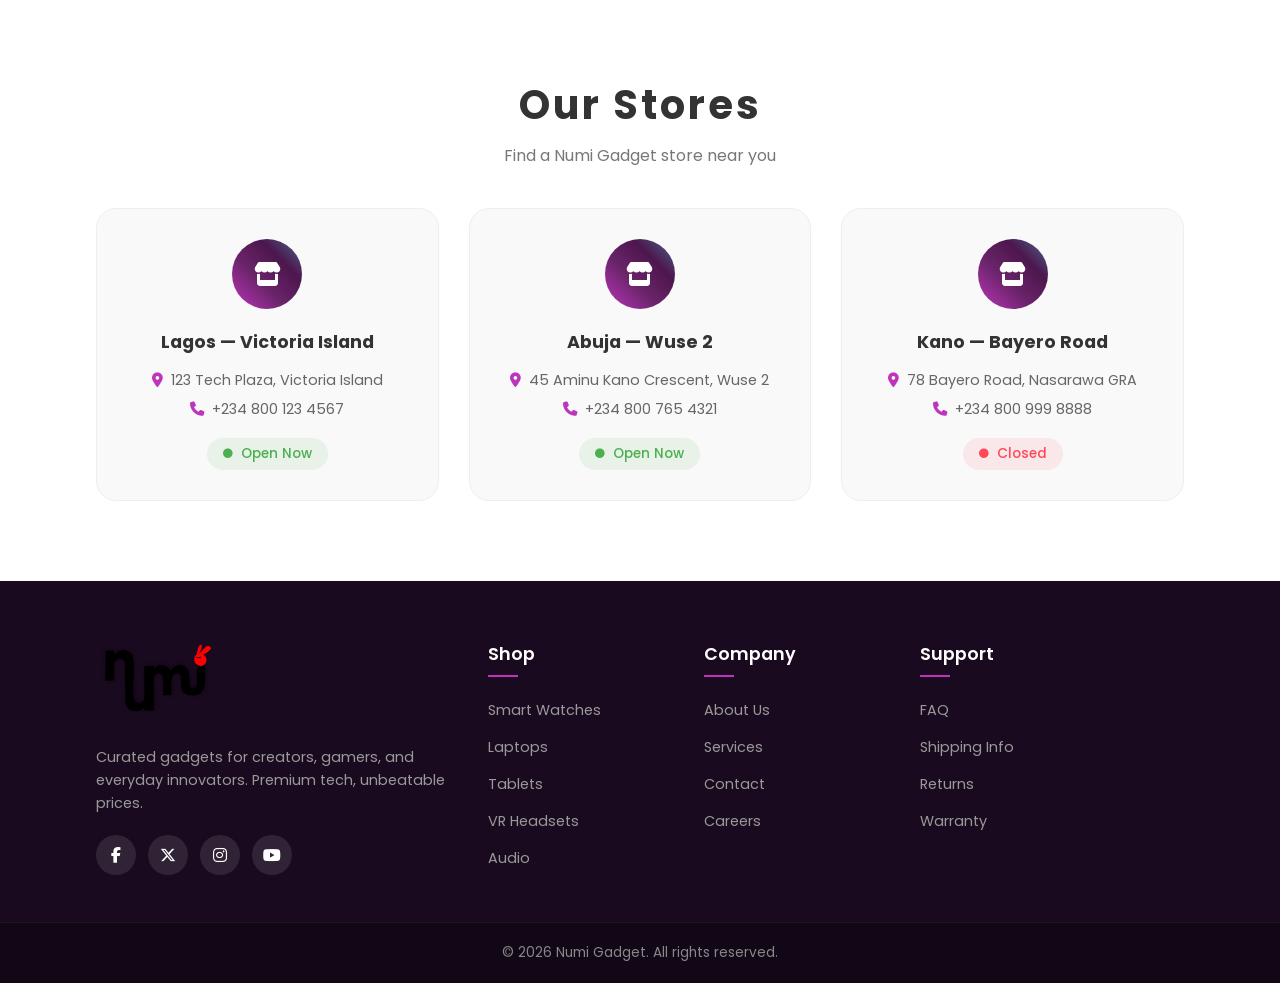
<file: Contact.html>
<!DOCTYPE html>
<html lang="en">
<head>
    <meta charset="UTF-8">
    <meta name="viewport" content="width=device-width, initial-scale=1.0">
    <meta name="description" content="Contact Numi Gadget - reach our support team, visit our stores, or send us a message. We're here to help.">
    <title>Contact Us | Numi Gadget</title>
    <link rel="stylesheet" href="style.css">
    <link rel="icon" type="image/png" href="../Asset/Favicon/numi.png">

    <link rel="stylesheet" href="https://cdnjs.cloudflare.com/ajax/libs/font-awesome/6.5.2/css/all.min.css" integrity="sha512-SnH5WK+bZxgPHs44uWIX+LLJAJ9/2PkPKZ5QiAj6Ta86w+fsb2TkcmfRyVX3pBnMFcV7oQPJkl9QevSCWr3W6A==" crossorigin="anonymous" referrerpolicy="no-referrer" />
    <link rel="preconnect" href="https://fonts.googleapis.com">
    <link rel="preconnect" href="https://fonts.gstatic.com" crossorigin>
    <link href="https://fonts.googleapis.com/css2?family=Poppins:wght@300;400;500;600;700;800&display=swap" rel="stylesheet">
</head>
<body>

    <!-- ===================== NAVBAR ===================== -->
    <nav class="navbar">
        <div id="logo">
            <a href="index.html"><img src="./Asset/Images/numi-9.png" alt="Numi Logo" /></a>
        </div>
        <div>
            <ul class="nav-menu">
                <li><a href="index.html">Home</a></li>
                <li><a href="About.html">About Us</a></li>
                <li><a href="Service.html">Service</a></li>
                <li><a href="Contact.html">Contact Us</a></li>
            </ul>
        </div>
        <form class="search-form" role="search" action="" method="get">
            <input type="search" placeholder="Search gadgets..." id="siteSearch" aria-label="Search">
            <button type="submit"><i class="fa-solid fa-magnifying-glass"></i></button>
        </form>
        <a href="#" class="cart-icon" onclick="toggleCart(event)" aria-label="Open cart">
            <i class="fa-solid fa-bag-shopping"></i>
            <span class="cart-badge" id="cartCount">0</span>
        </a>
        <a href="#none" class="navBtn4" onclick="navClick('.navBtn4')" aria-label="Toggle menu">
            <span class="bar"></span>
            <span class="bar"></span>
            <span class="bar"></span>
            <span class="bar"></span>
        </a>
    </nav>

    <!-- ===================== PAGE HERO ===================== -->
    <header class="page-hero">
        <div class="page-hero-content">
            <span class="eyebrow">Get In Touch</span>
            <h1>Contact Us</h1>
            <p>We'd love to hear from you. Reach out and we'll respond within 24 hours.</p>
        </div>
    </header>

    <!-- ===================== CONTACT INFO CARDS ===================== -->
    <section class="contact-info-section">
        <div class="contact-info-body">
            <div class="contact-info-grid">
                <div class="contact-info-card reveal">
                    <div class="contact-info-icon"><i class="fa-solid fa-location-dot"></i></div>
                    <h3>Visit Us</h3>
                    <p>123 Tech Plaza, Victoria Island<br>Lagos, Nigeria</p>
                </div>
                <div class="contact-info-card reveal">
                    <div class="contact-info-icon"><i class="fa-solid fa-phone"></i></div>
                    <h3>Call Us</h3>
                    <p>+234 800 123 4567<br>+234 800 765 4321</p>
                </div>
                <div class="contact-info-card reveal">
                    <div class="contact-info-icon"><i class="fa-solid fa-envelope"></i></div>
                    <h3>Email Us</h3>
                    <p>support@numigadget.com<br>sales@numigadget.com</p>
                </div>
                <div class="contact-info-card reveal">
                    <div class="contact-info-icon"><i class="fa-solid fa-clock"></i></div>
                    <h3>Open Hours</h3>
                    <p>Mon–Fri: 8AM – 8PM<br>Sat–Sun: 10AM – 6PM</p>
                </div>
            </div>
        </div>
    </section>

    <!-- ===================== CONTACT FORM + MAP ===================== -->
    <section class="contact-form-section">
        <div class="contact-form-body">
            <div class="contact-form-wrapper reveal">
                <span class="eyebrow">Send a Message</span>
                <h2>Let's Talk</h2>
                <p>Fill out the form below and our team will get back to you shortly.</p>
                <form class="contact-form" onsubmit="handleContactForm(event)">
                    <div class="form-row">
                        <div class="form-group">
                            <label for="name">Full Name</label>
                            <input type="text" id="name" placeholder="John Doe" required>
                        </div>
                        <div class="form-group">
                            <label for="email">Email Address</label>
                            <input type="email" id="email" placeholder="john@example.com" required>
                        </div>
                    </div>
                    <div class="form-row">
                        <div class="form-group">
                            <label for="phone">Phone Number</label>
                            <input type="tel" id="phone" placeholder="+234 800 123 4567">
                        </div>
                        <div class="form-group">
                            <label for="subject">Subject</label>
                            <select id="subject" required>
                                <option value="">Select a topic</option>
                                <option>Product Inquiry</option>
                                <option>Order Support</option>
                                <option>Repair Service</option>
                                <option>Warranty Claim</option>
                                <option>Corporate Orders</option>
                                <option>Other</option>
                            </select>
                        </div>
                    </div>
                    <div class="form-group">
                        <label for="message">Message</label>
                        <textarea id="message" rows="5" placeholder="Tell us how we can help..." required></textarea>
                    </div>
                    <button type="submit" class="btn-primary">Send Message <i class="fa-solid fa-paper-plane"></i></button>
                </form>
            </div>
            <div class="contact-map reveal">
                <iframe
                    src="https://www.google.com/maps/embed?pb=!1m18!1m12!1m3!1d31701.9576!2d3.4196!3d6.4281!2m3!1f0!2f0!3f0!3m2!1i1024!2i768!4f13.1!3m3!1m2!1s0x0%3A0x0!2zNsKwMjUnNDEuMiJOIDPCsDI1JzEwLjYiRQ!5e0!3m2!1sen!2sng!4v1600000000000"
                    width="100%" height="100%" style="border:0;" allowfullscreen="" loading="lazy"
                    referrerpolicy="no-referrer-when-downgrade" title="Numi Gadget Location"></iframe>
            </div>
        </div>
    </section>

    <!-- ===================== STORE LOCATIONS ===================== -->
    <section class="stores-section">
        <div class="stores-body">
            <div class="section-header">
                <h1>Our Stores</h1>
                <p>Find a Numi Gadget store near you</p>
            </div>
            <div class="stores-grid">
                <div class="store-card reveal">
                    <div class="store-img"><i class="fa-solid fa-store"></i></div>
                    <h3>Lagos — Victoria Island</h3>
                    <p><i class="fa-solid fa-location-dot"></i> 123 Tech Plaza, Victoria Island</p>
                    <p><i class="fa-solid fa-phone"></i> +234 800 123 4567</p>
                    <span class="store-status open"><i class="fa-solid fa-circle"></i> Open Now</span>
                </div>
                <div class="store-card reveal">
                    <div class="store-img"><i class="fa-solid fa-store"></i></div>
                    <h3>Abuja — Wuse 2</h3>
                    <p><i class="fa-solid fa-location-dot"></i> 45 Aminu Kano Crescent, Wuse 2</p>
                    <p><i class="fa-solid fa-phone"></i> +234 800 765 4321</p>
                    <span class="store-status open"><i class="fa-solid fa-circle"></i> Open Now</span>
                </div>
                <div class="store-card reveal">
                    <div class="store-img"><i class="fa-solid fa-store"></i></div>
                    <h3>Kano — Bayero Road</h3>
                    <p><i class="fa-solid fa-location-dot"></i> 78 Bayero Road, Nasarawa GRA</p>
                    <p><i class="fa-solid fa-phone"></i> +234 800 999 8888</p>
                    <span class="store-status closed"><i class="fa-solid fa-circle"></i> Closed</span>
                </div>
            </div>
        </div>
    </section>

    <!-- ===================== FOOTER ===================== -->
    <footer class="footer">
        <div class="footer-grid">
            <div class="footer-col">
                <img src="./Asset/Images/numi-9.png" alt="Numi Logo" class="footer-logo" />
                <p>Curated gadgets for creators, gamers, and everyday innovators. Premium tech, unbeatable prices.</p>
                <div class="social-links">
                    <a href="#" aria-label="Facebook"><i class="fa-brands fa-facebook-f"></i></a>
                    <a href="#" aria-label="Twitter"><i class="fa-brands fa-x-twitter"></i></a>
                    <a href="#" aria-label="Instagram"><i class="fa-brands fa-instagram"></i></a>
                    <a href="#" aria-label="YouTube"><i class="fa-brands fa-youtube"></i></a>
                </div>
            </div>
            <div class="footer-col">
                <h4>Shop</h4>
                <ul>
                    <li><a href="index.html#featured">Smart Watches</a></li>
                    <li><a href="index.html#featured">Laptops</a></li>
                    <li><a href="index.html#featured">Tablets</a></li>
                    <li><a href="index.html#featured">VR Headsets</a></li>
                    <li><a href="index.html#featured">Audio</a></li>
                </ul>
            </div>
            <div class="footer-col">
                <h4>Company</h4>
                <ul>
                    <li><a href="About.html">About Us</a></li>
                    <li><a href="Service.html">Services</a></li>
                    <li><a href="Contact.html">Contact</a></li>
                    <li><a href="#">Careers</a></li>
                </ul>
            </div>
            <div class="footer-col">
                <h4>Support</h4>
                <ul>
                    <li><a href="#">FAQ</a></li>
                    <li><a href="#">Shipping Info</a></li>
                    <li><a href="#">Returns</a></li>
                    <li><a href="#">Warranty</a></li>
                </ul>
            </div>
        </div>
        <div class="footer-bottom">
            <p>&copy; <span id="year">2025</span> Numi Gadget. All rights reserved.</p>
        </div>
    </footer>

    <!-- ===================== CART DRAWER ===================== -->
    <div class="cart-overlay" onclick="toggleCart(event)"></div>
    <aside class="cart-drawer" id="cartDrawer" aria-label="Shopping cart">
        <div class="cart-header">
            <h3><i class="fa-solid fa-bag-shopping"></i> Your Cart (<span id="cartTotalItems">0</span>)</h3>
            <button class="cart-close" onclick="toggleCart(event)" aria-label="Close cart"><i class="fa-solid fa-xmark"></i></button>
        </div>
        <div class="cart-items" id="cartItems"></div>
        <div class="cart-footer">
            <div class="cart-total">
                <span>Total:</span>
                <strong id="cartTotalPrice">₦0</strong>
            </div>
            <button class="checkout-btn" onclick="checkout()">Checkout <i class="fa-solid fa-arrow-right"></i></button>
        </div>
    </aside>

    <!-- ===================== TOAST ===================== -->
    <div class="toast" id="toast">
        <i class="fa-solid fa-circle-check"></i>
        <span id="toastMsg">Item added!</span>
    </div>

    <!-- ===================== BACK TO TOP ===================== -->
    <button id="backToTop" aria-label="Back to top"><i class="fa-solid fa-arrow-up"></i></button>

    <script src="script.js"></script>
</body>
</html>
</file>
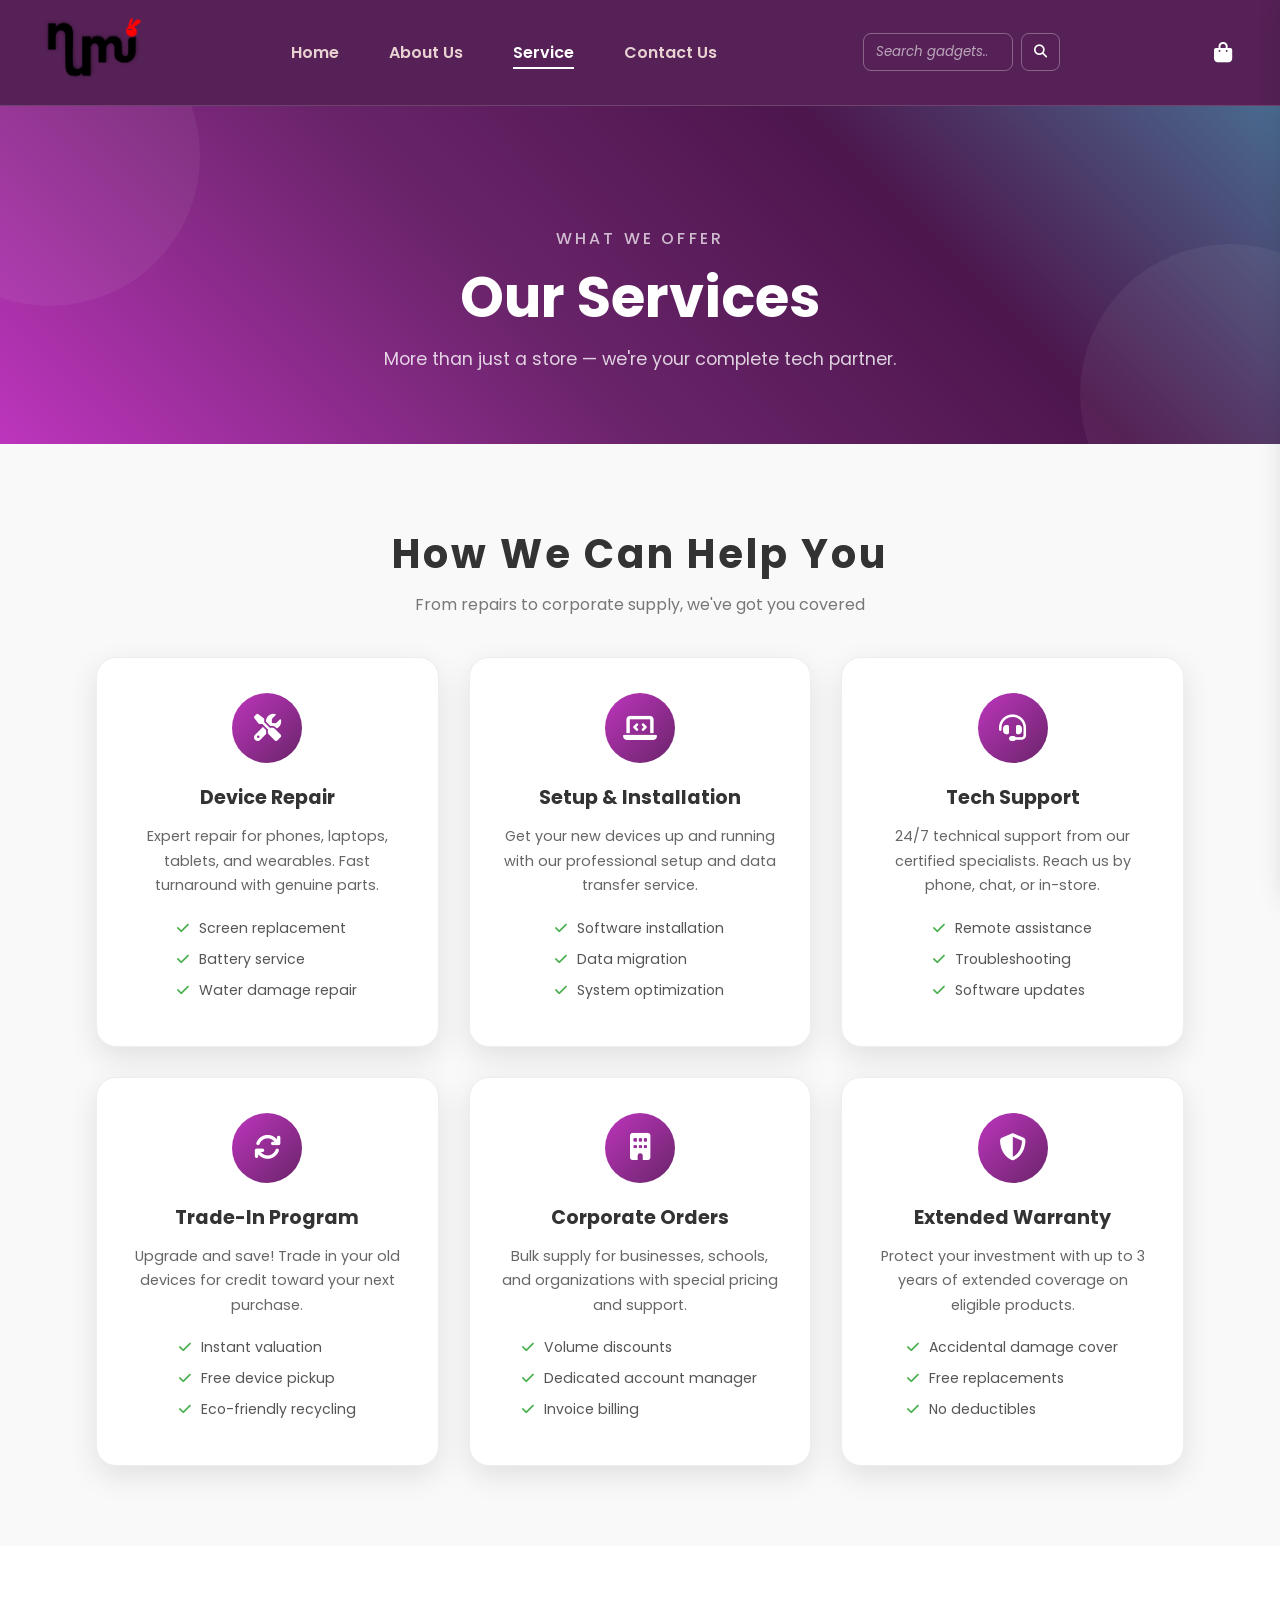
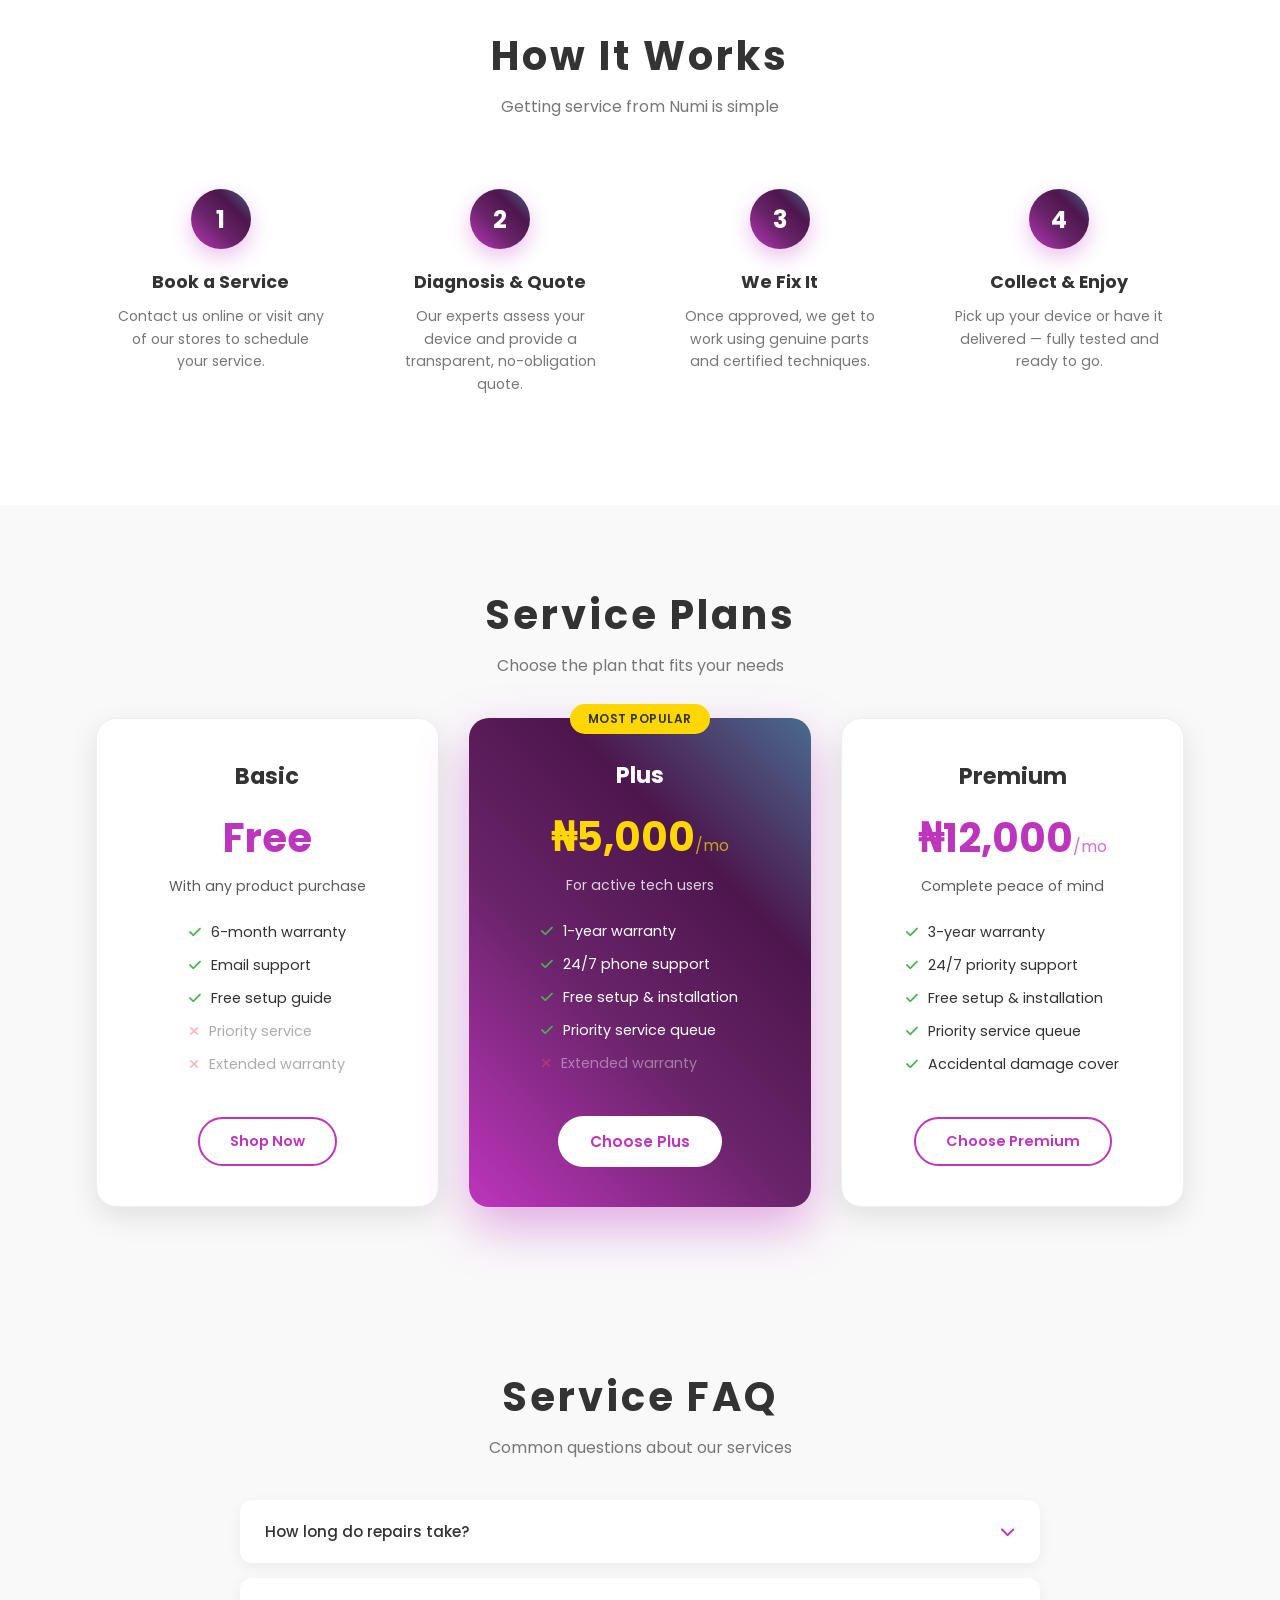
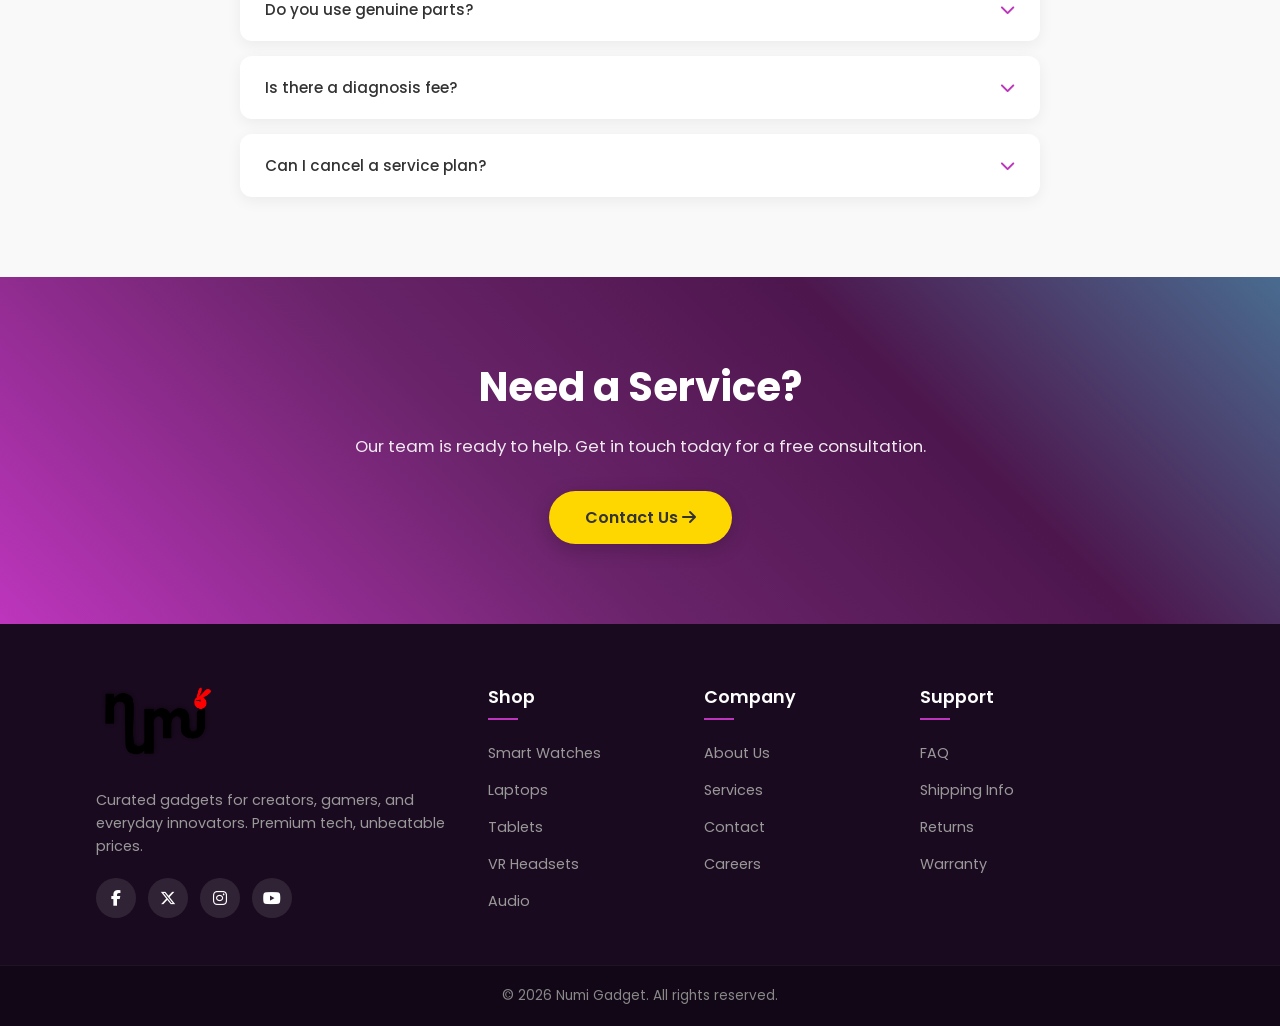
<file: Service.html>
<!DOCTYPE html>
<html lang="en">
<head>
    <meta charset="UTF-8">
    <meta name="viewport" content="width=device-width, initial-scale=1.0">
    <meta name="description" content="Numi Gadget services - repair, installation, tech support, trade-in, corporate bulk orders, and extended warranty plans.">
    <title>Services | Numi Gadget</title>
    <link rel="stylesheet" href="style.css">
    <link rel="icon" type="image/png" href="./Asset/Favicon/numi.png">

    <link rel="stylesheet" href="https://cdnjs.cloudflare.com/ajax/libs/font-awesome/6.5.2/css/all.min.css" integrity="sha512-SnH5WK+bZxgPHs44uWIX+LLJAJ9/2PkPKZ5QiAj6Ta86w+fsb2TkcmfRyVX3pBnMFcV7oQPJkl9QevSCWr3W6A==" crossorigin="anonymous" referrerpolicy="no-referrer" />
    <link rel="preconnect" href="https://fonts.googleapis.com">
    <link rel="preconnect" href="https://fonts.gstatic.com" crossorigin>
    <link href="https://fonts.googleapis.com/css2?family=Poppins:wght@300;400;500;600;700;800&display=swap" rel="stylesheet">
</head>
<body>

    <!-- ===================== NAVBAR ===================== -->
    <nav class="navbar">
        <div id="logo">
            <a href="index.html"><img src="./Asset/Images/numi-9.png" alt="Numi Logo" /></a>
        </div>
        <div>
            <ul class="nav-menu">
                <li><a href="index.html">Home</a></li>
                <li><a href="About.html">About Us</a></li>
                <li><a href="Service.html">Service</a></li>
                <li><a href="Contact.html">Contact Us</a></li>
            </ul>
        </div>
        <form class="search-form" role="search" action="" method="get">
            <input type="search" placeholder="Search gadgets..." id="siteSearch" aria-label="Search">
            <button type="submit"><i class="fa-solid fa-magnifying-glass"></i></button>
        </form>
        <a href="#" class="cart-icon" onclick="toggleCart(event)" aria-label="Open cart">
            <i class="fa-solid fa-bag-shopping"></i>
            <span class="cart-badge" id="cartCount">0</span>
        </a>
        <a href="#none" class="navBtn4" onclick="navClick('.navBtn4')" aria-label="Toggle menu">
            <span class="bar"></span>
            <span class="bar"></span>
            <span class="bar"></span>
            <span class="bar"></span>
        </a>
    </nav>

    <!-- ===================== PAGE HERO ===================== -->
    <header class="page-hero">
        <div class="page-hero-content">
            <span class="eyebrow">What We Offer</span>
            <h1>Our Services</h1>
            <p>More than just a store — we're your complete tech partner.</p>
        </div>
    </header>

    <!-- ===================== SERVICES GRID ===================== -->
    <section class="services-section">
        <div class="services-body">
            <div class="section-header">
                <h1>How We Can Help You</h1>
                <p>From repairs to corporate supply, we've got you covered</p>
            </div>
            <div class="services-grid">
                <div class="service-card reveal">
                    <div class="service-icon"><i class="fa-solid fa-screwdriver-wrench"></i></div>
                    <h3>Device Repair</h3>
                    <p>Expert repair for phones, laptops, tablets, and wearables. Fast turnaround with genuine parts.</p>
                    <ul class="service-features">
                        <li><i class="fa-solid fa-check"></i> Screen replacement</li>
                        <li><i class="fa-solid fa-check"></i> Battery service</li>
                        <li><i class="fa-solid fa-check"></i> Water damage repair</li>
                    </ul>
                </div>
                <div class="service-card reveal">
                    <div class="service-icon"><i class="fa-solid fa-laptop-code"></i></div>
                    <h3>Setup & Installation</h3>
                    <p>Get your new devices up and running with our professional setup and data transfer service.</p>
                    <ul class="service-features">
                        <li><i class="fa-solid fa-check"></i> Software installation</li>
                        <li><i class="fa-solid fa-check"></i> Data migration</li>
                        <li><i class="fa-solid fa-check"></i> System optimization</li>
                    </ul>
                </div>
                <div class="service-card reveal">
                    <div class="service-icon"><i class="fa-solid fa-headset"></i></div>
                    <h3>Tech Support</h3>
                    <p>24/7 technical support from our certified specialists. Reach us by phone, chat, or in-store.</p>
                    <ul class="service-features">
                        <li><i class="fa-solid fa-check"></i> Remote assistance</li>
                        <li><i class="fa-solid fa-check"></i> Troubleshooting</li>
                        <li><i class="fa-solid fa-check"></i> Software updates</li>
                    </ul>
                </div>
                <div class="service-card reveal">
                    <div class="service-icon"><i class="fa-solid fa-arrows-rotate"></i></div>
                    <h3>Trade-In Program</h3>
                    <p>Upgrade and save! Trade in your old devices for credit toward your next purchase.</p>
                    <ul class="service-features">
                        <li><i class="fa-solid fa-check"></i> Instant valuation</li>
                        <li><i class="fa-solid fa-check"></i> Free device pickup</li>
                        <li><i class="fa-solid fa-check"></i> Eco-friendly recycling</li>
                    </ul>
                </div>
                <div class="service-card reveal">
                    <div class="service-icon"><i class="fa-solid fa-building"></i></div>
                    <h3>Corporate Orders</h3>
                    <p>Bulk supply for businesses, schools, and organizations with special pricing and support.</p>
                    <ul class="service-features">
                        <li><i class="fa-solid fa-check"></i> Volume discounts</li>
                        <li><i class="fa-solid fa-check"></i> Dedicated account manager</li>
                        <li><i class="fa-solid fa-check"></i> Invoice billing</li>
                    </ul>
                </div>
                <div class="service-card reveal">
                    <div class="service-icon"><i class="fa-solid fa-shield-halved"></i></div>
                    <h3>Extended Warranty</h3>
                    <p>Protect your investment with up to 3 years of extended coverage on eligible products.</p>
                    <ul class="service-features">
                        <li><i class="fa-solid fa-check"></i> Accidental damage cover</li>
                        <li><i class="fa-solid fa-check"></i> Free replacements</li>
                        <li><i class="fa-solid fa-check"></i> No deductibles</li>
                    </ul>
                </div>
            </div>
        </div>
    </section>

    <!-- ===================== PROCESS / HOW IT WORKS ===================== -->
    <section class="process-section">
        <div class="process-body">
            <div class="section-header">
                <h1>How It Works</h1>
                <p>Getting service from Numi is simple</p>
            </div>
            <div class="process-grid">
                <div class="process-step reveal">
                    <div class="process-num">1</div>
                    <h3>Book a Service</h3>
                    <p>Contact us online or visit any of our stores to schedule your service.</p>
                </div>
                <div class="process-step reveal">
                    <div class="process-num">2</div>
                    <h3>Diagnosis & Quote</h3>
                    <p>Our experts assess your device and provide a transparent, no-obligation quote.</p>
                </div>
                <div class="process-step reveal">
                    <div class="process-num">3</div>
                    <h3>We Fix It</h3>
                    <p>Once approved, we get to work using genuine parts and certified techniques.</p>
                </div>
                <div class="process-step reveal">
                    <div class="process-num">4</div>
                    <h3>Collect & Enjoy</h3>
                    <p>Pick up your device or have it delivered — fully tested and ready to go.</p>
                </div>
            </div>
        </div>
    </section>

    <!-- ===================== PRICING ===================== -->
    <section class="pricing-section">
        <div class="pricing-body">
            <div class="section-header">
                <h1>Service Plans</h1>
                <p>Choose the plan that fits your needs</p>
            </div>
            <div class="pricing-grid">
                <div class="pricing-card reveal">
                    <h3>Basic</h3>
                    <div class="price-tag">Free</div>
                    <p>With any product purchase</p>
                    <ul>
                        <li><i class="fa-solid fa-check"></i> 6-month warranty</li>
                        <li><i class="fa-solid fa-check"></i> Email support</li>
                        <li><i class="fa-solid fa-check"></i> Free setup guide</li>
                        <li class="muted"><i class="fa-solid fa-xmark"></i> Priority service</li>
                        <li class="muted"><i class="fa-solid fa-xmark"></i> Extended warranty</li>
                    </ul>
                    <button class="btn-outline" onclick="window.location.href='index.html'">Shop Now</button>
                </div>
                <div class="pricing-card featured reveal">
                    <span class="badge">Most Popular</span>
                    <h3>Plus</h3>
                    <div class="price-tag">₦5,000<span>/mo</span></div>
                    <p>For active tech users</p>
                    <ul>
                        <li><i class="fa-solid fa-check"></i> 1-year warranty</li>
                        <li><i class="fa-solid fa-check"></i> 24/7 phone support</li>
                        <li><i class="fa-solid fa-check"></i> Free setup & installation</li>
                        <li><i class="fa-solid fa-check"></i> Priority service queue</li>
                        <li class="muted"><i class="fa-solid fa-xmark"></i> Extended warranty</li>
                    </ul>
                    <button class="btn-primary" onclick="showToast('Plus plan selected! 🎉')">Choose Plus</button>
                </div>
                <div class="pricing-card reveal">
                    <h3>Premium</h3>
                    <div class="price-tag">₦12,000<span>/mo</span></div>
                    <p>Complete peace of mind</p>
                    <ul>
                        <li><i class="fa-solid fa-check"></i> 3-year warranty</li>
                        <li><i class="fa-solid fa-check"></i> 24/7 priority support</li>
                        <li><i class="fa-solid fa-check"></i> Free setup & installation</li>
                        <li><i class="fa-solid fa-check"></i> Priority service queue</li>
                        <li><i class="fa-solid fa-check"></i> Accidental damage cover</li>
                    </ul>
                    <button class="btn-outline" onclick="showToast('Premium plan selected! 🎉')">Choose Premium</button>
                </div>
            </div>
        </div>
    </section>

    <!-- ===================== FAQ ===================== -->
    <section class="faq-section">
        <div class="faq-body">
            <div class="section-header">
                <h1>Service FAQ</h1>
                <p>Common questions about our services</p>
            </div>
            <div class="faq-list">
                <div class="faq-item">
                    <div class="faq-question"><span>How long do repairs take?</span><i class="fa-solid fa-chevron-down"></i></div>
                    <div class="faq-answer"><p>Most repairs are completed within 24–72 hours. Complex repairs may take 3–5 business days. We'll give you an accurate estimate after diagnosis.</p></div>
                </div>
                <div class="faq-item">
                    <div class="faq-question"><span>Do you use genuine parts?</span><i class="fa-solid fa-chevron-down"></i></div>
                    <div class="faq-answer"><p>Yes, we only use genuine, manufacturer-approved parts for all repairs to ensure quality and preserve your warranty.</p></div>
                </div>
                <div class="faq-item">
                    <div class="faq-question"><span>Is there a diagnosis fee?</span><i class="fa-solid fa-chevron-down"></i></div>
                    <div class="faq-answer"><p>Diagnosis is free for products purchased from Numi. For devices bought elsewhere, a small fee applies — which is waived if you proceed with the repair.</p></div>
                </div>
                <div class="faq-item">
                    <div class="faq-question"><span>Can I cancel a service plan?</span><i class="fa-solid fa-chevron-down"></i></div>
                    <div class="faq-answer"><p>Yes, you can cancel any service plan within 14 days for a full refund. After that, cancellations are pro-rated.</p></div>
                </div>
            </div>
        </div>
    </section>

    <!-- ===================== CTA ===================== -->
    <section class="cta-section">
        <div class="cta-body">
            <h2>Need a Service?</h2>
            <p>Our team is ready to help. Get in touch today for a free consultation.</p>
            <button class="btn-light" onclick="window.location.href='Contact.html'">Contact Us <i class="fa-solid fa-arrow-right"></i></button>
        </div>
    </section>

    <!-- ===================== FOOTER ===================== -->
    <footer class="footer">
        <div class="footer-grid">
            <div class="footer-col">
                <img src="./Asset/Images/numi-9.png" alt="Numi Logo" class="footer-logo" />
                <p>Curated gadgets for creators, gamers, and everyday innovators. Premium tech, unbeatable prices.</p>
                <div class="social-links">
                    <a href="#" aria-label="Facebook"><i class="fa-brands fa-facebook-f"></i></a>
                    <a href="#" aria-label="Twitter"><i class="fa-brands fa-x-twitter"></i></a>
                    <a href="#" aria-label="Instagram"><i class="fa-brands fa-instagram"></i></a>
                    <a href="#" aria-label="YouTube"><i class="fa-brands fa-youtube"></i></a>
                </div>
            </div>
            <div class="footer-col">
                <h4>Shop</h4>
                <ul>
                    <li><a href="index.html#featured">Smart Watches</a></li>
                    <li><a href="index.html#featured">Laptops</a></li>
                    <li><a href="index.html#featured">Tablets</a></li>
                    <li><a href="index.html#featured">VR Headsets</a></li>
                    <li><a href="index.html#featured">Audio</a></li>
                </ul>
            </div>
            <div class="footer-col">
                <h4>Company</h4>
                <ul>
                    <li><a href="About.html">About Us</a></li>
                    <li><a href="Service.html">Services</a></li>
                    <li><a href="Contact.html">Contact</a></li>
                    <li><a href="#">Careers</a></li>
                </ul>
            </div>
            <div class="footer-col">
                <h4>Support</h4>
                <ul>
                    <li><a href="#">FAQ</a></li>
                    <li><a href="#">Shipping Info</a></li>
                    <li><a href="#">Returns</a></li>
                    <li><a href="#">Warranty</a></li>
                </ul>
            </div>
        </div>
        <div class="footer-bottom">
            <p>&copy; <span id="year">2025</span> Numi Gadget. All rights reserved.</p>
        </div>
    </footer>

    <!-- ===================== CART DRAWER ===================== -->
    <div class="cart-overlay" onclick="toggleCart(event)"></div>
    <aside class="cart-drawer" id="cartDrawer" aria-label="Shopping cart">
        <div class="cart-header">
            <h3><i class="fa-solid fa-bag-shopping"></i> Your Cart (<span id="cartTotalItems">0</span>)</h3>
            <button class="cart-close" onclick="toggleCart(event)" aria-label="Close cart"><i class="fa-solid fa-xmark"></i></button>
        </div>
        <div class="cart-items" id="cartItems"></div>
        <div class="cart-footer">
            <div class="cart-total">
                <span>Total:</span>
                <strong id="cartTotalPrice">₦0</strong>
            </div>
            <button class="checkout-btn" onclick="checkout()">Checkout <i class="fa-solid fa-arrow-right"></i></button>
        </div>
    </aside>

    <!-- ===================== TOAST ===================== -->
    <div class="toast" id="toast">
        <i class="fa-solid fa-circle-check"></i>
        <span id="toastMsg">Item added!</span>
    </div>

    <!-- ===================== BACK TO TOP ===================== -->
    <button id="backToTop" aria-label="Back to top"><i class="fa-solid fa-arrow-up"></i></button>

    <script src="script.js"></script>
</body>
</html>
</file>
<file: style.css>
/* ==========================================================
   Numi Gadget — Unified Stylesheet (Home, About, Service, Contact)
========================================================== */

/* ================================
   1. Variables & Reset
================================ */
* {
    padding: 0;
    margin: 0;
    box-sizing: border-box;
}

:root {
    --primary-color: #bd35bd;
    --secondary-color: #6a246a;
    --text-light: #e8d2d2;
    --text-dark: #333;
    --gradient-bg: linear-gradient(45deg, #bd35bd 0%, #6a246a 40%, #4d164d, #496b8f 100%);
    --card-shadow: 0 10px 30px rgba(0, 0, 0, 0.1);
    --transition: all 0.3s ease;
}

html {
    scroll-behavior: smooth;
}

body {
    font-family: 'Poppins', sans-serif;
    overflow-x: hidden;
    color: var(--text-dark);
}

img {
    max-width: 100%;
}

/* ================================
   2. Navbar
================================ */
.navbar {
    display: flex;
    justify-content: space-between;
    align-items: center;
    padding: 15px 40px;
    background: rgba(77, 22, 77, 0.95);
    backdrop-filter: blur(10px);
    -webkit-backdrop-filter: blur(10px);
    border-bottom: 1px solid rgba(255, 255, 255, 0.15);
    position: sticky;
    top: 0;
    z-index: 1000;
    transition: var(--transition);
}

/* Note: script.js toggles `.scrolled`; keep `.navbar-scrolled` for backwards compat */
.navbar.scrolled,
.navbar.navbar-scrolled {
    background: rgba(45, 12, 45, 0.98);
    box-shadow: 0 4px 20px rgba(0, 0, 0, 0.4);
}

#logo img {
    width: 105px;
    transition: var(--transition);
}

#logo img:hover {
    transform: scale(1.05);
}

.nav-menu {
    display: flex;
    gap: 50px;
    list-style: none;
    align-items: center;
}

.nav-menu li a {
    text-decoration: none;
    font-size: 16px;
    font-weight: 600;
    color: var(--text-light);
    transition: var(--transition);
    position: relative;
}

.nav-menu li a::after {
    content: '';
    position: absolute;
    bottom: -5px;
    left: 0;
    width: 0;
    height: 2px;
    background: #fff;
    transition: var(--transition);
}

.nav-menu li a:hover,
.nav-menu li a.active,
.nav-menu li a.active-link {
    color: #fff;
}

.nav-menu li a:hover::after,
.nav-menu li a.active::after,
.nav-menu li a.active-link::after {
    width: 100%;
}

/* Search form */
.search-form {
    display: flex;
    gap: 8px;
    align-items: center;
}

input[type="search"] {
    background: transparent;
    border: 1px solid rgba(255, 255, 255, 0.3);
    border-radius: 8px;
    color: white;
    padding: 8px 12px;
    transition: var(--transition);
    width: 150px;
    font-family: 'Poppins', sans-serif;
}

input[type="search"]::placeholder {
    font-style: italic;
    color: rgba(255, 255, 255, 0.6);
}

input[type="search"]:focus {
    outline: none;
    border-color: rgba(255, 255, 255, 0.5);
    width: 180px;
}

.search-form button[type="submit"] {
    background: transparent;
    border: 1px solid rgba(255, 255, 255, 0.3);
    border-radius: 8px;
    color: white;
    padding: 8px 12px;
    cursor: pointer;
    transition: var(--transition);
    font-family: 'Poppins', sans-serif;
}

.search-form button[type="submit"]:hover {
    background: rgba(255, 255, 255, 0.2);
    transform: translateY(-2px);
}

/* Cart icon */
.cart-icon {
    position: relative;
    color: #fff;
    font-size: 1.3rem;
    text-decoration: none;
    transition: var(--transition);
    padding: 8px;
}

.cart-icon:hover {
    transform: translateY(-2px);
    color: #ffd700;
}

.cart-badge {
    position: absolute;
    top: 0;
    right: 0;
    background: #ff4757;
    color: #fff;
    font-size: 0.65rem;
    font-weight: 600;
    min-width: 18px;
    height: 18px;
    border-radius: 50%;
    display: flex;
    align-items: center;
    justify-content: center;
    padding: 0 4px;
}

/* Hamburger menu */
.navBtn4 {
    display: none;
    width: 32px;
    height: 32px;
    position: relative;
    cursor: pointer;
    z-index: 1001;
}

.navBtn4 .bar {
    display: block;
    position: absolute;
    left: 0;
    width: 100%;
    height: 2px;
    background: #fff;
    transition: all 0.325s ease-in-out;
    -webkit-transition: all 0.325s ease-in-out;
}

.navBtn4 .bar:nth-child(1) { top: 5px; }
.navBtn4 .bar:nth-child(2) { top: 15px; }
.navBtn4 .bar:nth-child(3) { top: 15px; }
.navBtn4 .bar:nth-child(4) { top: 25px; }

.navBtn4.is-open .bar:nth-child(1) {
    left: 40px;
    opacity: 0;
}

.navBtn4.is-open .bar:nth-child(2) {
    transform: rotate(45deg);
}

.navBtn4.is-open .bar:nth-child(3) {
    transform: rotate(-45deg);
}

.navBtn4.is-open .bar:nth-child(4) {
    left: -40px;
    opacity: 0;
}

/* ================================
   3. Home Hero
================================ */
main {
    background: var(--gradient-bg);
    min-height: 100vh;
}

.banner {
    display: flex;
    justify-content: space-between;
    align-items: center;
    width: 85%;
    margin: 0 auto;
    padding: 80px 0;
    gap: 50px;
    min-height: calc(100vh - 80px);
}

.text {
    flex: 1;
    max-width: 600px;
}

.text .eyebrow {
    font-size: 1rem;
    text-transform: uppercase;
    letter-spacing: 0.2em;
    color: rgba(255, 255, 255, 0.7);
    display: block;
    margin-bottom: 1rem;
    font-weight: 500;
}

.text h1 {
    font-size: 4rem;
    font-weight: 700;
    color: #fff;
    margin-bottom: 1rem;
    line-height: 1.1;
}

.text p {
    font-size: 1.125rem;
    color: rgba(255, 255, 255, 0.8);
    margin-bottom: 2rem;
    line-height: 1.6;
}

.hero-buttons {
    display: flex;
    gap: 15px;
    align-items: center;
    flex-wrap: wrap;
}

#btn {
    background: rgba(255, 255, 255, 0.15);
    backdrop-filter: blur(10px);
    -webkit-backdrop-filter: blur(10px);
    color: #fff;
    padding: 14px 36px;
    border: 1px solid rgba(255, 255, 255, 0.4);
    border-radius: 30px;
    font-family: 'Poppins', sans-serif;
    font-weight: 600;
    font-size: 1rem;
    cursor: pointer;
    transition: var(--transition);
    box-shadow: 0 4px 20px rgba(0, 0, 0, 0.2);
}

#btn:hover {
    background: #fff;
    color: var(--primary-color);
    transform: translateY(-3px);
    box-shadow: 0 8px 30px rgba(0, 0, 0, 0.3);
}

.btn-outline {
    display: inline-block;
    padding: 14px 36px;
    border: 2px solid rgba(255, 255, 255, 0.6);
    border-radius: 30px;
    background: transparent;
    color: #fff;
    text-decoration: none;
    font-family: 'Poppins', sans-serif;
    font-weight: 600;
    font-size: 1rem;
    cursor: pointer;
    transition: var(--transition);
}

.btn-outline:hover {
    background: rgba(255, 255, 255, 0.15);
    border-color: #fff;
    transform: translateY(-3px);
}

/* Hero stats */
.hero-stats {
    display: flex;
    gap: 40px;
    margin-top: 40px;
    padding-top: 30px;
    border-top: 1px solid rgba(255, 255, 255, 0.2);
}

.hero-stat {
    text-align: left;
}

.hero-stat .stat-num {
    display: block;
    font-size: 2rem;
    color: #ffd700;
    font-weight: 700;
    margin-bottom: 5px;
}

.hero-stat small {
    font-size: 0.85rem;
    color: rgba(255, 255, 255, 0.7);
    text-transform: uppercase;
    letter-spacing: 1px;
}

/* Hero image */
.hero-image {
    flex: 1;
    display: flex;
    justify-content: flex-end;
}

.hero-image img {
    width: 100%;
    max-width: 550px;
    height: auto;
    object-fit: contain;
    animation: float 4s ease-in-out infinite;
    filter: drop-shadow(0 20px 40px rgba(189, 53, 189, 0.4));
}

@keyframes float {
    0%, 100% { transform: translateY(0) scale(1); }
    50% { transform: translateY(-15px) scale(1.02); }
}

/* ================================
   4. Section Headers (shared)
================================ */
section {
    background-color: #f9f9f9;
}

.sec2,
.sec4 {
    width: 85%;
    margin: 0 auto;
    padding: 80px 0;
}

.section-header {
    margin-bottom: 40px;
}

.section-header h1 {
    font-size: 2.5rem;
    text-align: center;
    letter-spacing: 3px;
    color: var(--text-dark);
    margin-bottom: 0.5rem;
    font-weight: 700;
}

.section-header p {
    text-align: center;
    color: #777;
    font-size: 1rem;
}

/* ================================
   5. Product Cards (Home)
================================ */
#featured,
#collection,
#products {
    background: #f9f9f9;
}

.card-container {
    display: grid;
    grid-template-columns: repeat(4, 1fr);
    gap: 2rem;
    justify-items: center;
}

.card {
    background: #fff;
    border-radius: 20px;
    width: 100%;
    max-width: 280px;
    overflow: hidden;
    box-shadow: var(--card-shadow);
    transition: var(--transition);
    cursor: pointer;
    position: relative;
}

.card:hover {
    transform: translateY(-12px);
    box-shadow: 0 20px 40px rgba(0, 0, 0, 0.15);
}

.card-img {
    width: 100%;
    height: 220px;
    display: flex;
    justify-content: center;
    align-items: center;
    padding: 20px;
    transition: var(--transition);
    position: relative;
}

.card-img img {
    width: 180px;
    max-height: 160px;
    object-fit: contain;
    transition: var(--transition);
}

.card:hover .card-img img {
    transform: scale(1.1);
}

/* Gradient backgrounds */
.bg-purple { background: linear-gradient(135deg, #667eea 0%, #764ba2 100%); }
.bg-pink   { background: linear-gradient(135deg, #f093fb 0%, #f5576c 100%); }
.bg-blue   { background: linear-gradient(135deg, #4facfe 0%, #00f2fe 100%); }
.bg-green  { background: linear-gradient(135deg, #43e97b 0%, #38f9d7 100%); }
.bg-orange { background: linear-gradient(135deg, #f6d365 0%, #fda085 100%); }
.bg-teal   { background: linear-gradient(135deg, #5ee7df 0%, #b490ca 100%); }

.card-content {
    padding: 1.5rem;
    text-align: center;
    background: #fff;
}

.card-content h3 {
    font-size: 1.1rem;
    font-weight: 600;
    color: var(--text-dark);
    margin: 0 0 8px;
}

.product-desc {
    font-size: 0.82rem;
    color: #777;
    line-height: 1.5;
    margin-bottom: 15px;
    min-height: 40px;
}

.product-footer {
    display: flex;
    justify-content: space-between;
    align-items: center;
}

.product-footer .price {
    font-size: 1.15rem;
    font-weight: 700;
    color: var(--primary-color);
}

.add-cart-btn {
    width: 38px;
    height: 38px;
    border-radius: 50%;
    border: none;
    background: var(--gradient-bg);
    color: #fff;
    font-size: 0.9rem;
    cursor: pointer;
    transition: var(--transition);
    display: flex;
    align-items: center;
    justify-content: center;
}

.add-cart-btn:hover {
    transform: scale(1.15);
    box-shadow: 0 8px 20px rgba(189, 53, 189, 0.35);
}

/* Wishlist button */
.wishlist-btn {
    position: absolute;
    top: 12px;
    right: 12px;
    width: 36px;
    height: 36px;
    border-radius: 50%;
    background: rgba(255, 255, 255, 0.9);
    color: #999;
    cursor: pointer;
    display: flex;
    align-items: center;
    justify-content: center;
    font-size: 0.9rem;
    transition: var(--transition);
    box-shadow: 0 2px 10px rgba(0, 0, 0, 0.1);
    z-index: 2;
    border: none;
}

.wishlist-btn:hover {
    transform: scale(1.1);
}

.wishlist-btn .fa-solid {
    color: #ff4d6d;
}

/* ================================
   6. Assurance / Features (Home)
================================ */
#sec3 {
    background: linear-gradient(135deg, #e8d5e8 0%, #d4c4d4 100%);
    padding: 60px 0;
}

.assurance-body {
    width: 85%;
    margin: 0 auto;
}

.assurance {
    display: grid;
    grid-template-columns: repeat(4, 1fr);
    gap: 30px;
    padding: 20px 0;
}

.assure-content {
    background: #fff;
    display: flex;
    flex-direction: column;
    align-items: center;
    text-align: center;
    padding: 30px 20px;
    border-radius: 12px;
    box-shadow: 0 4px 15px rgba(0, 0, 0, 0.1);
    transition: var(--transition);
    border: 1px solid rgba(0, 0, 0, 0.05);
}

.assure-content:hover {
    transform: translateY(-5px);
    box-shadow: 0 8px 25px rgba(0, 0, 0, 0.15);
}

.assure-svg {
    margin-bottom: 15px;
    color: var(--primary-color);
    font-size: 2rem;
}

.assure-text h4 {
    font-size: 1rem;
    font-weight: 600;
    color: var(--text-dark);
    margin-bottom: 8px;
}

.assure-text p {
    font-size: 0.85rem;
    color: #666;
    line-height: 1.5;
}

/* ================================
   7. Flash Sale / Countdown (Home)
================================ */
.flash-sale {
    background: var(--gradient-bg);
    padding: 60px 20px;
}

.flash-sale-body {
    width: 85%;
    margin: 0 auto;
    text-align: center;
    color: #fff;
}

.flash-text .eyebrow {
    font-size: 0.9rem;
    text-transform: uppercase;
    letter-spacing: 3px;
    color: #ffd700;
    display: block;
    margin-bottom: 10px;
    font-weight: 600;
}

.flash-text h2 {
    font-size: 2.5rem;
    font-weight: 700;
    margin-bottom: 10px;
}

.flash-text p {
    font-size: 1rem;
    opacity: 0.9;
    margin-bottom: 25px;
}

.countdown {
    display: flex;
    justify-content: center;
    gap: 20px;
}

.countdown-box {
    background: rgba(255, 255, 255, 0.15);
    backdrop-filter: blur(10px);
    border: 1px solid rgba(255, 255, 255, 0.3);
    border-radius: 12px;
    padding: 20px 24px;
    min-width: 90px;
}

.countdown-box span {
    display: block;
    font-size: 2rem;
    font-weight: 700;
    color: #ffd700;
}

.countdown-box small {
    font-size: 0.8rem;
    text-transform: uppercase;
    letter-spacing: 1px;
    opacity: 0.8;
}

/* ================================
   8. Promo Banner (Home)
================================ */
.promo-section {
    padding: 0;
}

.sec4 {
    display: flex;
    justify-content: center;
    align-items: center;
}

.banner4 {
    position: relative;
    padding: 40px;
    text-align: center;
}

.banner4 img {
    width: 100%;
    max-width: 700px;
    border-radius: 20px;
    box-shadow: 0 20px 50px rgba(0, 0, 0, 0.15);
}

.banner4-overlay {
    position: absolute;
    top: 50%;
    left: 50%;
    transform: translate(-50%, -50%);
    width: 100%;
    max-width: 500px;
    color: #fff;
    text-shadow: 0 2px 10px rgba(0, 0, 0, 0.5);
}

.banner4-overlay h1 {
    font-size: 2.5rem;
    font-weight: 700;
    margin-bottom: 10px;
}

.banner4-overlay p {
    font-size: 1.05rem;
    margin-bottom: 20px;
}

.btn-light {
    display: inline-block;
    background: #fff;
    color: var(--primary-color);
    border: none;
    padding: 14px 36px;
    border-radius: 30px;
    font-family: 'Poppins', sans-serif;
    font-weight: 600;
    font-size: 1rem;
    cursor: pointer;
    transition: var(--transition);
    box-shadow: 0 5px 20px rgba(0, 0, 0, 0.2);
}

.btn-light:hover {
    transform: translateY(-3px) scale(1.02);
    box-shadow: 0 10px 30px rgba(0, 0, 0, 0.3);
}

/* ================================
   9. Testimonials (Home)
================================ */
.testimonials {
    background: #f9f9f9;
    padding: 80px 0;
}

.testimonials-body {
    width: 85%;
    margin: 0 auto;
}

.testimonial-grid {
    display: grid;
    grid-template-columns: repeat(3, 1fr);
    gap: 30px;
}

.testimonial-card {
    background: #fff;
    border-radius: 20px;
    padding: 35px 30px;
    text-align: center;
    box-shadow: var(--card-shadow);
    transition: var(--transition);
}

.testimonial-card:hover {
    transform: translateY(-8px);
    box-shadow: 0 20px 40px rgba(0, 0, 0, 0.12);
}

.testimonial-card .stars {
    color: #ffc107;
    margin-bottom: 20px;
    font-size: 0.9rem;
}

.testimonial-card > p {
    font-size: 0.95rem;
    color: #666;
    line-height: 1.7;
    margin-bottom: 25px;
    font-style: italic;
}

.testimonial-author {
    display: flex;
    align-items: center;
    justify-content: center;
    gap: 12px;
}

.testimonial-author .avatar {
    width: 45px;
    height: 45px;
    border-radius: 50%;
    background: var(--gradient-bg);
    color: #fff;
    display: flex;
    align-items: center;
    justify-content: center;
    font-weight: 600;
    font-size: 1rem;
}

.testimonial-author strong {
    display: block;
    font-size: 0.95rem;
    color: var(--text-dark);
    text-align: left;
}

.testimonial-author small {
    font-size: 0.8rem;
    color: #999;
}

/* ================================
   10. Newsletter (Home)
================================ */
.newsletter {
    background: var(--gradient-bg);
    padding: 80px 20px;
}

.newsletter-body {
    max-width: 650px;
    margin: 0 auto;
    text-align: center;
    color: #fff;
}

.newsletter-body h2 {
    font-size: 2.2rem;
    margin-bottom: 15px;
}

.newsletter-body p {
    font-size: 1rem;
    opacity: 0.9;
    margin-bottom: 30px;
}

.newsletter-form {
    display: flex;
    gap: 10px;
    max-width: 500px;
    margin: 0 auto;
}

.newsletter-form input {
    flex: 1;
    padding: 15px 20px;
    border: none;
    border-radius: 30px;
    font-family: 'Poppins', sans-serif;
    font-size: 0.95rem;
    outline: none;
    color: var(--text-dark);
}

.newsletter-form button {
    background: #ffd700;
    color: #333;
    border: none;
    border-radius: 30px;
    padding: 15px 30px;
    font-family: 'Poppins', sans-serif;
    font-weight: 600;
    cursor: pointer;
    transition: var(--transition);
    white-space: nowrap;
}

.newsletter-form button:hover {
    background: #fff;
    transform: translateY(-2px);
}

/* ================================
   11. Footer (shared)
================================ */
.footer {
    background: #1a0a1f;
    color: #ccc;
    padding-top: 60px;
}

.footer-grid,
.footer-container {
    width: 85%;
    margin: 0 auto;
    display: grid;
    grid-template-columns: 2fr 1fr 1fr 1.5fr;
    gap: 40px;
    padding-bottom: 40px;
}

.footer-logo {
    width: 120px;
    margin-bottom: 20px;
}

.footer-col p {
    font-size: 0.9rem;
    margin-bottom: 20px;
    line-height: 1.6;
    color: #999;
}

.social-links {
    display: flex;
    gap: 12px;
}

.social-links a {
    width: 40px;
    height: 40px;
    border-radius: 50%;
    background: rgba(255, 255, 255, 0.1);
    display: flex;
    align-items: center;
    justify-content: center;
    color: #fff;
    text-decoration: none;
    transition: var(--transition);
}

.social-links a:hover {
    background: var(--primary-color);
    transform: translateY(-3px);
}

.footer-col h4 {
    color: #fff;
    font-size: 1.1rem;
    font-weight: 600;
    margin-bottom: 20px;
    position: relative;
    padding-bottom: 10px;
}

.footer-col h4::after {
    content: '';
    position: absolute;
    bottom: 0;
    left: 0;
    width: 30px;
    height: 2px;
    background: var(--primary-color);
}

.footer-col ul {
    list-style: none;
}

.footer-col ul li {
    margin-bottom: 12px;
}

.footer-col ul li a {
    color: #999;
    text-decoration: none;
    font-size: 0.9rem;
    transition: var(--transition);
}

.footer-col ul li a:hover {
    color: var(--primary-color);
    padding-left: 5px;
}

.footer-bottom {
    background: rgba(0, 0, 0, 0.3);
    padding: 20px 0;
    border-top: 1px solid rgba(255, 255, 255, 0.05);
}

.footer-bottom p {
    width: 85%;
    margin: 0 auto;
    font-size: 0.85rem;
    color: #888;
    text-align: center;
}

/* ================================
   12. Cart Drawer (shared)
================================ */
.cart-overlay {
    position: fixed;
    top: 0;
    left: 0;
    right: 0;
    bottom: 0;
    background: rgba(0, 0, 0, 0.6);
    z-index: 2000;
    opacity: 0;
    visibility: hidden;
    transition: var(--transition);
    cursor: pointer;
}

.cart-overlay.show {
    opacity: 1;
    visibility: visible;
}

.cart-drawer {
    position: fixed;
    top: 0;
    right: -420px;
    width: 400px;
    max-width: 100%;
    height: 100%;
    background: #fff;
    z-index: 2001;
    transition: right 0.4s ease;
    display: flex;
    flex-direction: column;
    box-shadow: -10px 0 30px rgba(0, 0, 0, 0.2);
}

.cart-drawer.open {
    right: 0;
}

.cart-header {
    display: flex;
    justify-content: space-between;
    align-items: center;
    padding: 20px;
    border-bottom: 1px solid #eee;
}

.cart-header h3 {
    font-size: 1.15rem;
    color: var(--text-dark);
}

.cart-close {
    width: 35px;
    height: 35px;
    border-radius: 50%;
    border: none;
    background: #f0f0f0;
    color: #333;
    font-size: 1rem;
    cursor: pointer;
    transition: var(--transition);
    display: flex;
    align-items: center;
    justify-content: center;
}

.cart-close:hover {
    background: #ff4757;
    color: #fff;
    transform: rotate(90deg);
}

.cart-items {
    flex: 1;
    overflow-y: auto;
    padding: 20px;
}

.cart-empty {
    text-align: center;
    padding: 60px 20px;
    color: #999;
}

.cart-empty i {
    font-size: 4rem;
    color: #ddd;
    margin-bottom: 20px;
    display: block;
}

.cart-empty p {
    font-size: 1.1rem;
    font-weight: 500;
    color: #666;
    margin-bottom: 10px;
}

.cart-empty a {
    display: inline-block;
    margin-top: 10px;
    color: var(--primary-color);
    font-weight: 500;
    text-decoration: none;
}

.cart-item {
    display: flex;
    align-items: center;
    gap: 12px;
    padding: 14px 0;
    border-bottom: 1px solid #f0f0f0;
    position: relative;
}

.cart-item-info {
    flex: 1;
}

.cart-item-info h4 {
    font-size: 0.9rem;
    font-weight: 500;
    color: var(--text-dark);
    margin-bottom: 4px;
    padding-right: 25px;
}

.cart-item-price {
    font-size: 0.9rem;
    color: var(--primary-color);
    font-weight: 600;
}

.cart-item-controls {
    display: flex;
    align-items: center;
    gap: 8px;
}

.qty-btn {
    width: 25px;
    height: 25px;
    border-radius: 50%;
    border: 1px solid #ddd;
    background: #fff;
    color: #666;
    cursor: pointer;
    font-size: 0.85rem;
    display: flex;
    align-items: center;
    justify-content: center;
    transition: var(--transition);
}

.qty-btn:hover {
    background: var(--primary-color);
    color: #fff;
    border-color: var(--primary-color);
}

.cart-item-controls .qty {
    font-weight: 500;
    min-width: 20px;
    text-align: center;
    font-size: 0.9rem;
}

.remove-btn {
    background: none;
    border: none;
    color: #ccc;
    cursor: pointer;
    font-size: 0.9rem;
    transition: var(--transition);
    padding: 5px;
}

.remove-btn:hover {
    color: #ff4757;
    transform: scale(1.15);
}

.cart-footer {
    padding: 20px;
    border-top: 1px solid #eee;
}

.cart-total {
    display: flex;
    justify-content: space-between;
    font-size: 1.15rem;
    font-weight: 600;
    margin-bottom: 15px;
    color: var(--text-dark);
}

.cart-total strong {
    color: var(--primary-color);
}

.checkout-btn {
    width: 100%;
    padding: 15px;
    background: var(--gradient-bg);
    border: none;
    border-radius: 12px;
    color: #fff;
    font-family: 'Poppins', sans-serif;
    font-size: 1rem;
    font-weight: 600;
    cursor: pointer;
    transition: var(--transition);
}

.checkout-btn:hover {
    transform: translateY(-2px);
    box-shadow: 0 8px 25px rgba(189, 53, 189, 0.4);
}

/* ================================
   13. Toast Notification (shared)
================================ */
.toast {
    position: fixed;
    bottom: 30px;
    left: 50%;
    transform: translateX(-50%) translateY(100px);
    background: #333;
    color: #fff;
    padding: 15px 25px;
    border-radius: 12px;
    display: flex;
    align-items: center;
    gap: 10px;
    font-size: 0.95rem;
    z-index: 3000;
    box-shadow: 0 10px 30px rgba(0, 0, 0, 0.3);
    transition: transform 0.4s ease, opacity 0.4s ease;
    opacity: 0;
    backdrop-filter: blur(10px);
}

.toast.show {
    transform: translateX(-50%) translateY(0);
    opacity: 1;
}

.toast i {
    color: #4CAF50;
    font-size: 1.2rem;
}

/* ================================
   14. Back to Top (shared)
================================ */
#backToTop {
    position: fixed;
    bottom: 30px;
    right: 30px;
    width: 45px;
    height: 45px;
    border-radius: 50%;
    background: var(--gradient-bg);
    border: none;
    color: #fff;
    font-size: 1rem;
    cursor: pointer;
    box-shadow: 0 5px 20px rgba(0, 0, 0, 0.3);
    opacity: 0;
    visibility: hidden;
    transform: translateY(20px);
    transition: var(--transition);
    z-index: 1500;
    display: flex;
    align-items: center;
    justify-content: center;
}

#backToTop.show {
    opacity: 1;
    visibility: visible;
    transform: translateY(0);
}

#backToTop:hover {
    transform: translateY(-3px);
    box-shadow: 0 10px 30px rgba(189, 53, 189, 0.4);
}

/* ================================
   15. Page Hero (About / Service / Contact)
================================ */
.page-hero {
    background: var(--gradient-bg);
    padding: 120px 20px 70px;
    text-align: center;
    position: relative;
    overflow: hidden;
}

.page-hero::before,
.page-hero::after {
    content: '';
    position: absolute;
    width: 300px;
    height: 300px;
    border-radius: 50%;
    background: rgba(255, 255, 255, 0.05);
}

.page-hero::before { top: -100px; left: -100px; }
.page-hero::after { bottom: -100px; right: -100px; }

.page-hero-content {
    position: relative;
    z-index: 2;
    max-width: 700px;
    margin: 0 auto;
}

.page-hero-content .eyebrow {
    font-size: 1rem;
    text-transform: uppercase;
    letter-spacing: 0.2em;
    color: rgba(255, 255, 255, 0.7);
    display: block;
    margin-bottom: 1rem;
    font-weight: 500;
}

.page-hero-content h1 {
    font-size: 3.5rem;
    font-weight: 700;
    color: #fff;
    margin-bottom: 1rem;
    line-height: 1.1;
}

.page-hero-content p {
    font-size: 1.1rem;
    color: rgba(255, 255, 255, 0.8);
    line-height: 1.7;
}

/* ================================
   16. Buttons (shared subpages)
================================ */
.btn-primary {
    display: inline-block;
    background: var(--gradient-bg);
    color: #fff;
    border: none;
    padding: 14px 32px;
    border-radius: 30px;
    font-family: 'Poppins', sans-serif;
    font-weight: 600;
    font-size: 0.95rem;
    cursor: pointer;
    transition: var(--transition);
}

.btn-primary:hover {
    transform: translateY(-3px);
    box-shadow: 0 10px 30px rgba(189, 53, 189, 0.35);
}

/* ================================
   17. Services (Service page)
================================ */
.services-section {
    background: #f9f9f9;
    padding: 80px 0;
}

.services-body {
    width: 85%;
    margin: 0 auto;
}

.services-grid {
    display: grid;
    grid-template-columns: repeat(3, 1fr);
    gap: 30px;
}

.service-card {
    background: #fff;
    border-radius: 20px;
    padding: 35px 30px;
    text-align: center;
    box-shadow: var(--card-shadow);
    transition: var(--transition);
    border: 1px solid #eee;
}

.service-card:hover {
    transform: translateY(-8px);
    box-shadow: 0 20px 40px rgba(0, 0, 0, 0.12);
    border-color: transparent;
}

.service-icon {
    width: 70px;
    height: 70px;
    border-radius: 50%;
    background: linear-gradient(135deg, #bd35bd, #6a246a);
    display: flex;
    align-items: center;
    justify-content: center;
    margin: 0 auto 20px;
    color: #fff;
    font-size: 1.7rem;
    transition: var(--transition);
}

.service-card:hover .service-icon {
    transform: scale(1.1) rotate(-5deg);
}

.service-card h3 {
    font-size: 1.2rem;
    color: var(--text-dark);
    margin-bottom: 12px;
}

.service-card > p {
    font-size: 0.9rem;
    color: #666;
    line-height: 1.7;
    margin-bottom: 20px;
}

.service-features {
    list-style: none;
    text-align: left;
    display: inline-block;
}

.service-features li {
    display: flex;
    align-items: center;
    gap: 10px;
    margin-bottom: 10px;
    font-size: 0.88rem;
    color: #555;
}

.service-features li i {
    color: #4CAF50;
    font-size: 0.85rem;
}

/* ================================
   18. Process (Service page)
================================ */
.process-section {
    background: #fff;
    padding: 80px 0;
}

.process-body {
    width: 85%;
    margin: 0 auto;
}

.process-grid {
    display: grid;
    grid-template-columns: repeat(4, 1fr);
    gap: 30px;
}

.process-step {
    text-align: center;
    padding: 30px 20px;
    position: relative;
}

.process-num {
    width: 60px;
    height: 60px;
    border-radius: 50%;
    background: var(--gradient-bg);
    color: #fff;
    font-size: 1.5rem;
    font-weight: 700;
    display: flex;
    align-items: center;
    justify-content: center;
    margin: 0 auto 20px;
    box-shadow: 0 8px 20px rgba(189, 53, 189, 0.3);
}

.process-step h3 {
    font-size: 1.1rem;
    color: var(--text-dark);
    margin-bottom: 10px;
}

.process-step p {
    font-size: 0.88rem;
    color: #777;
    line-height: 1.6;
}

/* ================================
   19. Pricing (Service page)
================================ */
.pricing-section {
    background: #f9f9f9;
    padding: 80px 0;
}

.pricing-body {
    width: 85%;
    margin: 0 auto;
}

.pricing-grid {
    display: grid;
    grid-template-columns: repeat(3, 1fr);
    gap: 30px;
    align-items: stretch;
}

.pricing-card {
    background: #fff;
    border-radius: 20px;
    padding: 40px 30px;
    text-align: center;
    box-shadow: var(--card-shadow);
    transition: var(--transition);
    position: relative;
    border: 1px solid #eee;
}

.pricing-card:hover {
    transform: translateY(-8px);
    box-shadow: 0 20px 40px rgba(0, 0, 0, 0.12);
}

.pricing-card.featured {
    background: var(--gradient-bg);
    color: #fff;
    border: none;
    transform: scale(1.05);
    box-shadow: 0 20px 50px rgba(189, 53, 189, 0.4);
}

.pricing-card.featured:hover {
    transform: scale(1.05) translateY(-8px);
}

.pricing-card .badge {
    position: absolute;
    top: -14px;
    left: 50%;
    transform: translateX(-50%);
    background: #ffd700;
    color: #333;
    font-size: 0.75rem;
    font-weight: 600;
    padding: 6px 18px;
    border-radius: 20px;
    text-transform: uppercase;
    letter-spacing: 0.5px;
    white-space: nowrap;
}

.pricing-card h3 {
    font-size: 1.4rem;
    margin-bottom: 15px;
    color: inherit;
}

.price-tag {
    font-size: 2.5rem;
    font-weight: 700;
    color: var(--primary-color);
    margin-bottom: 8px;
}

.pricing-card.featured .price-tag {
    color: #ffd700;
}

.price-tag span {
    font-size: 1rem;
    font-weight: 400;
    color: inherit;
    opacity: 0.7;
}

.pricing-card > p {
    font-size: 0.88rem;
    color: inherit;
    opacity: 0.8;
    margin-bottom: 25px;
}

.pricing-card ul {
    list-style: none;
    margin-bottom: 30px;
    text-align: left;
    display: inline-block;
}

.pricing-card ul li {
    display: flex;
    align-items: center;
    gap: 10px;
    margin-bottom: 12px;
    font-size: 0.9rem;
    color: inherit;
}

.pricing-card ul li i {
    color: #4CAF50;
    font-size: 0.85rem;
}

.pricing-card ul li.muted {
    opacity: 0.4;
}

.pricing-card ul li.muted i {
    color: #ff4757;
}

.pricing-card .btn-outline {
    border-color: var(--primary-color);
    color: var(--primary-color);
    font-size: 0.9rem;
    padding: 12px 30px;
}

.pricing-card.featured .btn-primary {
    background: #fff;
    color: var(--primary-color);
}

/* ================================
   20. FAQ (About / Service)
================================ */
.faq-section {
    background: #f9f9f9;
    padding: 80px 0;
}

.faq-body {
    width: 85%;
    max-width: 800px;
    margin: 0 auto;
}

.faq-list {
    display: flex;
    flex-direction: column;
    gap: 15px;
}

.faq-item {
    background: #fff;
    border-radius: 12px;
    box-shadow: 0 4px 15px rgba(0, 0, 0, 0.06);
    overflow: hidden;
    transition: var(--transition);
}

.faq-item.open,
.faq-item.active {
    box-shadow: 0 8px 25px rgba(189, 53, 189, 0.15);
}

.faq-question {
    padding: 20px 25px;
    display: flex;
    justify-content: space-between;
    align-items: center;
    cursor: pointer;
    font-weight: 500;
    color: var(--text-dark);
    font-size: 0.95rem;
    user-select: none;
}

.faq-question i {
    color: var(--primary-color);
    transition: transform 0.3s ease;
    flex-shrink: 0;
    margin-left: 15px;
}

.faq-item.open .faq-question i,
.faq-item.active .faq-question i {
    transform: rotate(180deg);
}

.faq-answer {
    max-height: 0;
    overflow: hidden;
    transition: max-height 0.3s ease;
}

.faq-answer p {
    padding: 0 25px 20px;
    color: #666;
    font-size: 0.9rem;
    line-height: 1.7;
}

/* ================================
   21. CTA Section (About / Service)
================================ */
.cta-section {
    background: var(--gradient-bg);
    padding: 80px 20px;
    text-align: center;
}

.cta-body {
    max-width: 650px;
    margin: 0 auto;
    color: #fff;
}

.cta-body h2 {
    font-size: 2.5rem;
    margin-bottom: 15px;
    font-weight: 700;
}

.cta-body p {
    font-size: 1.05rem;
    opacity: 0.9;
    margin-bottom: 30px;
    line-height: 1.7;
}

.cta-body .btn-primary {
    background: #fff;
    color: var(--primary-color);
}

.cta-body .btn-primary:hover {
    box-shadow: 0 10px 30px rgba(0, 0, 0, 0.3);
}

.cta-body .btn-light {
    background: #ffd700;
    color: #333;
}

/* ================================
   22. Contact Info Cards (Contact page)
================================ */
.contact-info-section {
    background: #f9f9f9;
    padding: 80px 0 40px;
}

.contact-info-body {
    width: 85%;
    margin: 0 auto;
}

.contact-info-grid {
    display: grid;
    grid-template-columns: repeat(4, 1fr);
    gap: 30px;
}

.contact-info-card {
    background: #fff;
    border-radius: 20px;
    padding: 35px 25px;
    text-align: center;
    box-shadow: var(--card-shadow);
    transition: var(--transition);
    border: 1px solid #eee;
}

.contact-info-card:hover {
    transform: translateY(-8px);
    box-shadow: 0 20px 40px rgba(0, 0, 0, 0.12);
}

.contact-info-icon {
    width: 65px;
    height: 65px;
    border-radius: 50%;
    background: var(--gradient-bg);
    color: #fff;
    font-size: 1.5rem;
    display: flex;
    align-items: center;
    justify-content: center;
    margin: 0 auto 20px;
}

.contact-info-card h3 {
    font-size: 1.1rem;
    color: var(--text-dark);
    margin-bottom: 10px;
}

.contact-info-card p {
    font-size: 0.9rem;
    color: #666;
    line-height: 1.7;
}

/* ================================
   23. Contact Form (Contact page)
================================ */
.contact-form-section {
    background: #f9f9f9;
    padding: 40px 0 80px;
}

.contact-form-body {
    width: 85%;
    margin: 0 auto;
    display: grid;
    grid-template-columns: 1fr 1fr;
    gap: 40px;
    align-items: stretch;
}

.contact-form-wrapper {
    background: #fff;
    border-radius: 20px;
    padding: 40px;
    box-shadow: var(--card-shadow);
}

.contact-form-wrapper .eyebrow {
    font-size: 0.85rem;
    text-transform: uppercase;
    letter-spacing: 2px;
    color: var(--primary-color);
    font-weight: 600;
    display: block;
    margin-bottom: 10px;
}

.contact-form-wrapper h2 {
    font-size: 2rem;
    color: var(--text-dark);
    margin-bottom: 10px;
}

.contact-form-wrapper > p {
    font-size: 0.9rem;
    color: #777;
    margin-bottom: 25px;
}

.contact-form {
    display: flex;
    flex-direction: column;
    gap: 18px;
}

.form-row {
    display: grid;
    grid-template-columns: 1fr 1fr;
    gap: 18px;
}

.form-group {
    display: flex;
    flex-direction: column;
    gap: 6px;
}

.form-group label {
    font-size: 0.85rem;
    font-weight: 500;
    color: var(--text-dark);
}

.form-group input,
.form-group select,
.form-group textarea {
    padding: 12px 15px;
    border: 1.5px solid #e0e0e0;
    border-radius: 10px;
    font-family: 'Poppins', sans-serif;
    font-size: 0.9rem;
    color: var(--text-dark);
    transition: var(--transition);
    background: #fafafa;
    outline: none;
    width: 100%;
}

.form-group input:focus,
.form-group select:focus,
.form-group textarea:focus {
    border-color: var(--primary-color);
    background: #fff;
    box-shadow: 0 0 0 3px rgba(189, 53, 189, 0.1);
}

.form-group textarea {
    resize: vertical;
    min-height: 120px;
}

.contact-form .btn-primary {
    align-self: flex-start;
}

.contact-map {
    border-radius: 20px;
    overflow: hidden;
    box-shadow: var(--card-shadow);
    min-height: 450px;
}

.contact-map iframe {
    width: 100%;
    height: 100%;
    min-height: 450px;
    display: block;
}

/* ================================
   24. Stores (Contact page)
================================ */
.stores-section {
    background: #fff;
    padding: 80px 0;
}

.stores-body {
    width: 85%;
    margin: 0 auto;
}

.stores-grid {
    display: grid;
    grid-template-columns: repeat(3, 1fr);
    gap: 30px;
}

.store-card {
    background: #f9f9f9;
    border-radius: 20px;
    padding: 30px;
    text-align: center;
    border: 1px solid #eee;
    transition: var(--transition);
}

.store-card:hover {
    transform: translateY(-8px);
    box-shadow: 0 20px 40px rgba(0, 0, 0, 0.1);
}

.store-img {
    width: 70px;
    height: 70px;
    border-radius: 50%;
    background: var(--gradient-bg);
    color: #fff;
    font-size: 1.5rem;
    display: flex;
    align-items: center;
    justify-content: center;
    margin: 0 auto 20px;
}

.store-card h3 {
    font-size: 1.1rem;
    color: var(--text-dark);
    margin-bottom: 15px;
}

.store-card p {
    font-size: 0.9rem;
    color: #666;
    margin-bottom: 8px;
    display: flex;
    align-items: center;
    justify-content: center;
    gap: 8px;
}

.store-card p i {
    color: var(--primary-color);
}

.store-status {
    display: inline-flex;
    align-items: center;
    gap: 8px;
    font-size: 0.85rem;
    font-weight: 500;
    padding: 6px 16px;
    border-radius: 20px;
    margin-top: 10px;
}

.store-status.open {
    background: rgba(76, 175, 80, 0.1);
    color: #4CAF50;
}

.store-status.closed {
    background: rgba(255, 71, 87, 0.1);
    color: #ff4757;
}

.store-status i {
    font-size: 0.6rem;
}

/* ================================
   25a. About Page Specific
================================ */
.about-intro {
    padding: 80px 0;
    background: #fff;
}

.about-intro-body {
    width: 85%;
    margin: 0 auto;
    display: grid;
    grid-template-columns: 1fr 1fr;
    gap: 60px;
    align-items: center;
}

.about-intro-text .eyebrow {
    font-size: 0.9rem;
    text-transform: uppercase;
    letter-spacing: 0.2em;
    color: var(--primary-color);
    display: block;
    margin-bottom: 1rem;
    font-weight: 600;
}

.about-intro-text h2 {
    font-size: 2.5rem;
    color: var(--text-dark);
    margin-bottom: 20px;
    line-height: 1.2;
}

.about-intro-text p {
    color: #666;
    line-height: 1.8;
    margin-bottom: 20px;
    font-size: 1rem;
}

.about-intro-image img {
    width: 100%;
    border-radius: 20px;
    box-shadow: 0 20px 50px rgba(0, 0, 0, 0.15);
}

/* Stats Section (About) */
.stats-section {
    background: var(--gradient-bg);
    padding: 60px 0;
}

.stats-body {
    width: 85%;
    margin: 0 auto;
    display: grid;
    grid-template-columns: repeat(4, 1fr);
    gap: 30px;
}

.stat-card {
    text-align: center;
    color: #fff;
    padding: 20px;
}

.stat-card i {
    font-size: 2rem;
    color: #ffd700;
    display: block;
    margin-bottom: 10px;
}

.stat-card .stat-num {
    display: block;
    font-size: 2.5rem;
    font-weight: 700;
    color: #ffd700;
}

.stat-card small {
    font-size: 0.85rem;
    text-transform: uppercase;
    letter-spacing: 1px;
    opacity: 0.8;
}

/* Values Section (About) */
.values-section {
    background: #f9f9f9;
    padding: 80px 0;
}

.values-body {
    width: 85%;
    margin: 0 auto;
}

.values-grid {
    display: grid;
    grid-template-columns: repeat(4, 1fr);
    gap: 30px;
}

.value-card {
    background: #fff;
    padding: 35px 25px;
    border-radius: 20px;
    text-align: center;
    box-shadow: var(--card-shadow);
    transition: var(--transition);
    border-top: 4px solid transparent;
}

.value-card:hover {
    transform: translateY(-8px);
    border-top-color: var(--primary-color);
    box-shadow: 0 20px 40px rgba(0, 0, 0, 0.1);
}

.value-icon {
    width: 65px;
    height: 65px;
    border-radius: 50%;
    background: linear-gradient(135deg, #bd35bd, #6a246a);
    display: flex;
    align-items: center;
    justify-content: center;
    margin: 0 auto 20px;
    color: #fff;
    font-size: 1.5rem;
}

.value-card h3 {
    font-size: 1.15rem;
    margin-bottom: 12px;
    color: var(--text-dark);
}

.value-card p {
    font-size: 0.88rem;
    line-height: 1.7;
    color: #666;
}

/* Team Section (About) */
.team-section {
    padding: 80px 0;
    background: #fff;
}

.team-body {
    width: 85%;
    margin: 0 auto;
}

.team-grid {
    display: grid;
    grid-template-columns: repeat(4, 1fr);
    gap: 30px;
}

.team-card {
    background: #f9f9f9;
    border-radius: 20px;
    padding: 30px 20px;
    text-align: center;
    transition: var(--transition);
    border: 1px solid #eee;
}

.team-card:hover {
    transform: translateY(-8px);
    box-shadow: 0 15px 40px rgba(0, 0, 0, 0.1);
}

.team-avatar {
    width: 90px;
    height: 90px;
    border-radius: 50%;
    margin: 0 auto 18px;
    display: flex;
    align-items: center;
    justify-content: center;
    color: #fff;
    font-size: 1.8rem;
    font-weight: 700;
}

.team-card h3 {
    font-size: 1.05rem;
    color: var(--text-dark);
    margin-bottom: 4px;
}

.team-card > span {
    display: block;
    color: var(--primary-color);
    font-size: 0.82rem;
    font-weight: 500;
    margin-bottom: 12px;
}

.team-card p {
    font-size: 0.85rem;
    color: #777;
    line-height: 1.6;
    margin-bottom: 15px;
}

.team-social {
    display: flex;
    justify-content: center;
    gap: 10px;
}

.team-social a {
    width: 34px;
    height: 34px;
    border-radius: 50%;
    background: #e8e8e8;
    display: flex;
    align-items: center;
    justify-content: center;
    color: #666;
    font-size: 0.85rem;
    text-decoration: none;
    transition: var(--transition);
}

.team-social a:hover {
    background: var(--primary-color);
    color: #fff;
    transform: translateY(-3px);
}

/* ================================
   25. Reveal Animation (shared)
================================ */
.reveal {
    opacity: 0;
    transform: translateY(30px);
    transition: opacity 0.7s ease, transform 0.7s ease;
}

.reveal.visible {
    opacity: 1;
    transform: translateY(0);
}

/* ================================
   Responsive Styles
================================ */
@media (max-width: 1200px) {
    .services-grid {
        grid-template-columns: repeat(2, 1fr);
    }

    .contact-info-grid {
        grid-template-columns: repeat(2, 1fr);
    }
}

@media (max-width: 1024px) {
    .banner {
        padding: 60px 0;
    }

    .text h1 {
        font-size: 3rem;
    }

    .card-container {
        grid-template-columns: repeat(2, 1fr);
    }

    .assurance {
        grid-template-columns: repeat(2, 1fr);
    }

    .process-grid {
        grid-template-columns: repeat(2, 1fr);
    }

    .about-intro-body {
        grid-template-columns: 1fr;
        gap: 40px;
    }

    .values-grid,
    .team-grid {
        grid-template-columns: repeat(2, 1fr);
    }

    .pricing-grid {
        grid-template-columns: 1fr;
        max-width: 450px;
        margin: 0 auto;
    }

    .pricing-card.featured {
        transform: none;
    }

    .pricing-card.featured:hover {
        transform: translateY(-8px);
    }

    .contact-form-body {
        grid-template-columns: 1fr;
    }

    .stores-grid {
        grid-template-columns: repeat(2, 1fr);
    }
}

@media (max-width: 768px) {
    .navbar {
        padding: 12px 20px;
        flex-wrap: wrap;
    }

    #logo img {
        width: 60px;
    }

    .nav-menu {
        display: none;
        position: absolute;
        top: 100%;
        left: 0;
        right: 0;
        flex-direction: column;
        background: rgba(30, 10, 40, 0.98);
        padding: 30px 20px;
        gap: 25px;
        text-align: center;
        z-index: 999;
    }

    .nav-menu.active {
        display: flex;
    }

    .nav-menu li a {
        color: #fff;
        font-size: 18px;
    }

    .search-form {
        display: none;
    }

    .navBtn4 {
        display: block;
    }

    .banner {
        flex-direction: column-reverse;
        text-align: center;
        padding: 40px 20px;
        gap: 30px;
        width: 100%;
    }

    .text {
        max-width: 100%;
    }

    .text .eyebrow {
        font-size: 0.85rem;
        letter-spacing: 3px;
    }

    .text h1 {
        font-size: 2.2rem;
    }

    .text p {
        font-size: 1rem;
    }

    .hero-image {
        justify-content: center;
    }

    .hero-image img {
        max-width: 80%;
    }

    .hero-buttons {
        justify-content: center;
    }

    .hero-stats {
        justify-content: center;
        gap: 25px;
        flex-wrap: wrap;
    }

    .hero-stat .stat-num {
        font-size: 1.5rem;
    }

    .sec2,
    .sec4 {
        padding: 50px 0;
        width: 90%;
    }

    .section-header h1 {
        font-size: 1.8rem;
        letter-spacing: 2px;
    }

    /* Promo Banner (Gadgets at Affordable Prices) */
    .banner4 {
        padding: 20px;
    }

    .banner4-overlay {
        width: 90%;
        padding: 0 10px;
    }

    .banner4-overlay h1 {
        font-size: 1.6rem;
        margin-bottom: 8px;
    }

    .banner4-overlay p {
        font-size: 0.95rem;
        margin-bottom: 15px;
    }

    /* Mobile container widths */
    .assurance-body,
    .flash-sale-body,
    .testimonials-body {
        width: 90%;
    }

    .services-body,
    .process-body,
    .pricing-body,
    .contact-info-body,
    .contact-form-body,
    .stores-body,
    .values-body,
    .team-body,
    .stats-body,
    .about-intro-body,
    .faq-body,
    .footer-bottom p {
        width: 90%;
    }

    .card-container {
        grid-template-columns: repeat(2, 1fr);
        gap: 1.5rem;
    }

    .card {
        max-width: 100%;
    }

    .card-img {
        height: 160px;
    }

    .card-img img {
        width: 120px;
    }

    .assurance {
        grid-template-columns: 1fr;
        gap: 20px;
        padding: 10px;
    }

    .assure-content {
        padding: 20px 15px;
    }

    .flash-text h2 {
        font-size: 2rem;
    }

    .countdown {
        gap: 10px;
        flex-wrap: wrap;
    }

    .countdown-box {
        min-width: 70px;
        padding: 15px;
    }

    .countdown-box span {
        font-size: 1.5rem;
    }

    .testimonial-grid {
        grid-template-columns: 1fr;
    }

    .newsletter-form {
        flex-direction: column;
    }

    .newsletter-form button {
        width: 100%;
    }

    .footer-grid,
    .footer-container {
        grid-template-columns: 1fr;
        gap: 30px;
    }

    .cart-drawer {
        width: 350px;
    }

    .page-hero {
        padding: 100px 20px 60px;
    }

    .page-hero-content h1 {
        font-size: 2.5rem;
    }

    .services-grid {
        grid-template-columns: 1fr;
    }

    .process-grid {
        grid-template-columns: 1fr;
    }

    .contact-info-grid {
        grid-template-columns: 1fr;
    }

    .stores-grid {
        grid-template-columns: 1fr;
    }

    .values-grid,
    .team-grid {
        grid-template-columns: 1fr;
    }

    .stats-body {
        grid-template-columns: repeat(2, 1fr);
        gap: 20px;
    }

    .about-intro-text h2 {
        font-size: 2rem;
    }

    .form-row {
        grid-template-columns: 1fr;
    }

    .contact-map {
        min-height: 350px;
    }

    .contact-map iframe {
        min-height: 350px;
    }

    .cta-body h2 {
        font-size: 2rem;
    }
}

@media (max-width: 480px) {
    .text h1 {
        font-size: 1.8rem;
    }

    .card-container {
        grid-template-columns: 1fr;
    }

    .card {
        max-width: 300px;
        margin: 0 auto;
    }

    .hero-stats {
        flex-direction: column;
        gap: 15px;
    }

    .cart-drawer {
        width: 100%;
    }

    #backToTop {
        bottom: 20px;
        right: 20px;
    }

    .contact-form-wrapper {
        padding: 25px 20px;
    }

    .stats-body {
        grid-template-columns: 1fr;
    }

    /* Promo Banner (Gadgets at Affordable Prices) - small screens */
    .banner4 {
        padding: 10px;
    }

    .banner4-overlay {
        width: 100%;
        padding: 0 5px;
    }

    .banner4-overlay h1 {
        font-size: 1.3rem;
        margin-bottom: 6px;
    }

    .banner4-overlay p {
        font-size: 0.85rem;
        margin-bottom: 12px;
    }

    .btn-light {
        padding: 10px 22px;
        font-size: 0.85rem;
    }

    /* Wider containers on very small screens */
    .sec2,
    .sec4,
    .assurance-body,
    .flash-sale-body,
    .testimonials-body,
    .footer-bottom p {
        width: 95%;
    }

    .services-body,
    .process-body,
    .pricing-body,
    .contact-info-body,
    .contact-form-body,
    .stores-body,
    .values-body,
    .team-body,
    .stats-body,
    .about-intro-body,
    .faq-body {
        width: 95%;
    }

    /* Section header scaling */
    .section-header h1 {
        font-size: 1.5rem;
        letter-spacing: 1px;
    }

    /* Flash sale heading */
    .flash-text h2 {
        font-size: 1.6rem;
    }

    .flash-text p {
        font-size: 0.9rem;
    }

    /* Countdown boxes */
    .countdown-box {
        min-width: 60px;
        padding: 12px 8px;
    }

    .countdown-box span {
        font-size: 1.2rem;
    }

    .countdown-box small {
        font-size: 0.7rem;
    }

    /* Newsletter */
    .newsletter-body h2 {
        font-size: 1.7rem;
    }

    .newsletter-body p {
        font-size: 0.9rem;
    }

    /* Testimonial cards */
    .testimonial-card {
        padding: 25px 20px;
    }

    /* Buttons */
    #btn,
    .btn-outline {
        padding: 12px 24px;
        font-size: 0.9rem;
    }

    .hero-buttons {
        gap: 10px;
    }

    /* About / Service / Contact page hero */
    .page-hero-content h1 {
        font-size: 1.8rem;
    }

    .page-hero-content p {
        font-size: 0.95rem;
    }

    /* CTA */
    .cta-body h2 {
        font-size: 1.6rem;
    }

    .cta-body p {
        font-size: 0.95rem;
    }

    /* Footer */
    .footer-grid,
    .footer-container {
        gap: 25px;
    }

    .footer-logo {
        width: 100px;
    }
}
</file>
